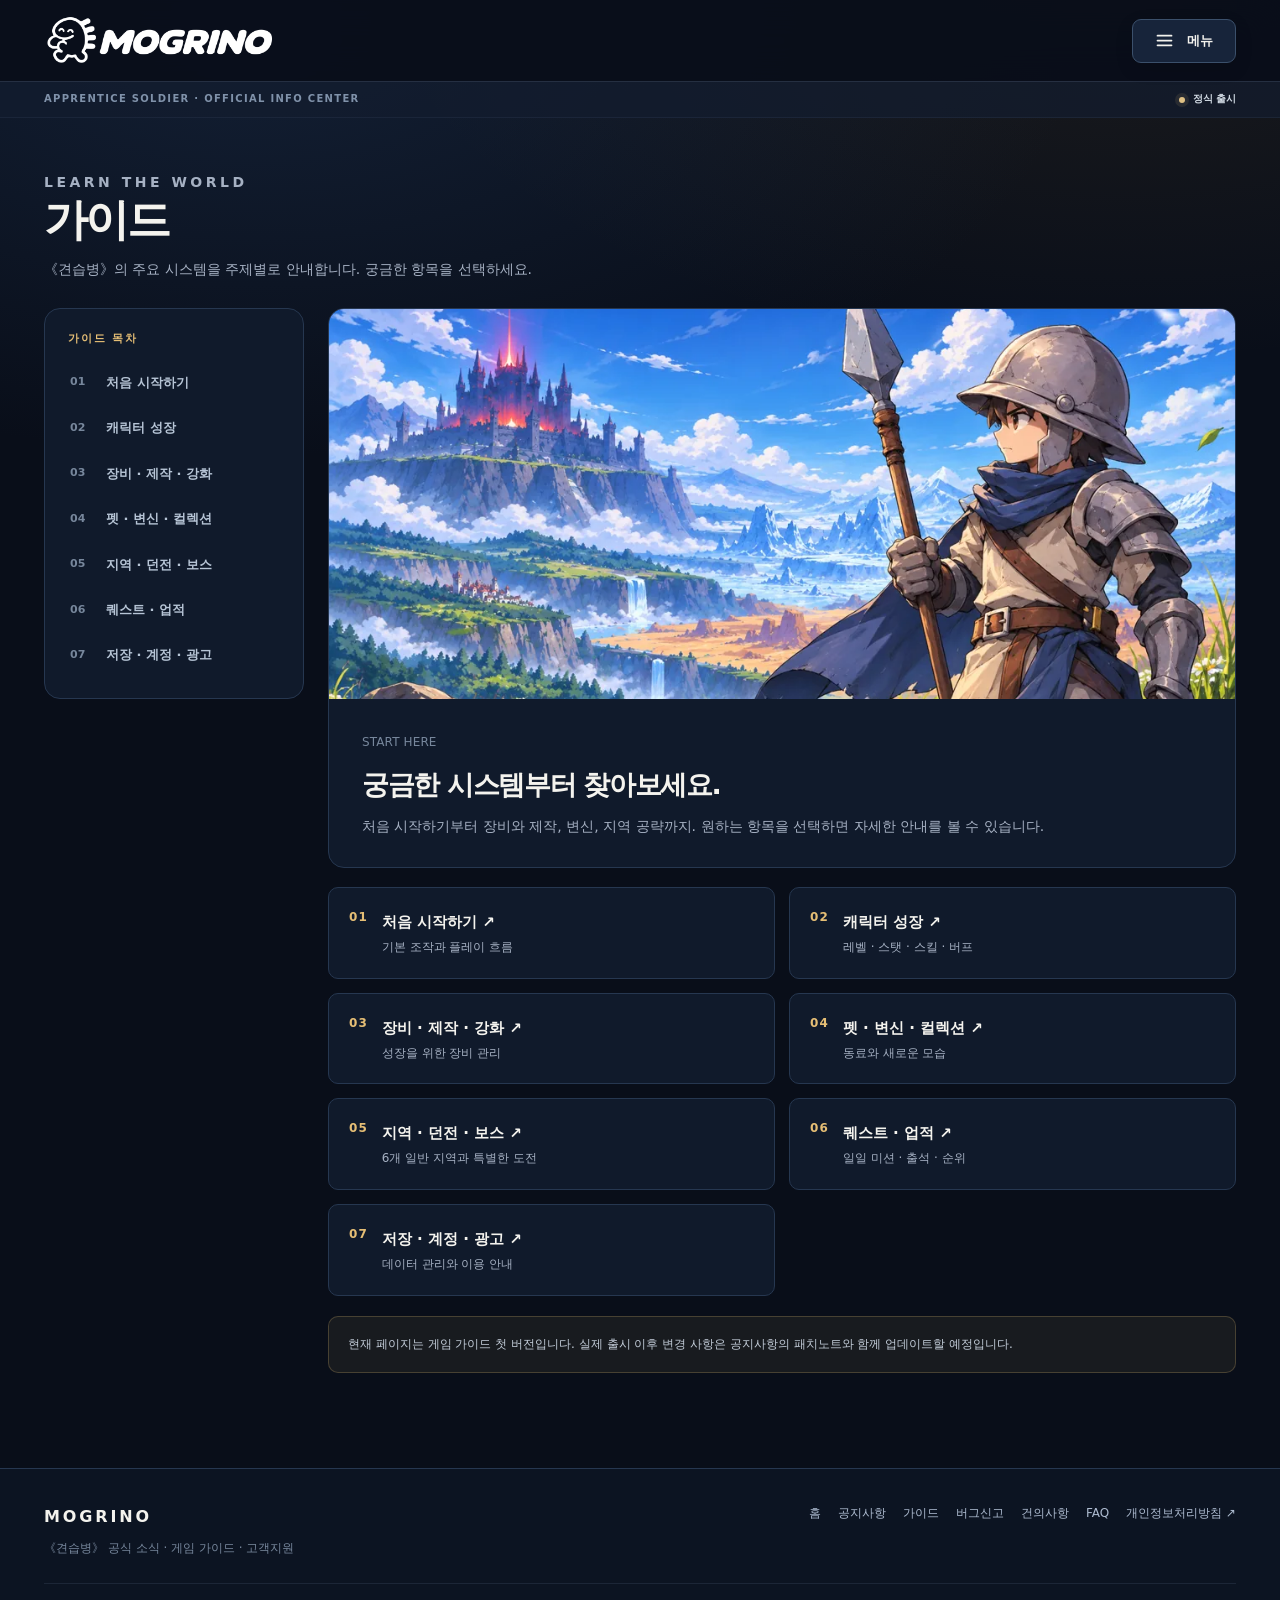
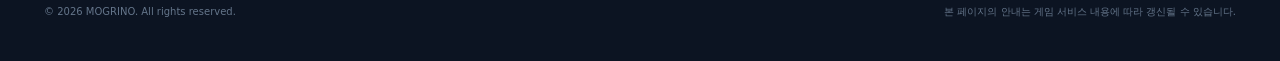
<file: guide/index.html>
<!doctype html>
<html lang="ko">
<head>
  <meta charset="utf-8">
  <meta name="viewport" content="width=device-width, initial-scale=1">
  <meta name="theme-color" content="#090e19">
  <meta name="description" content="《견습병》 시스템 가이드. 캐릭터 성장, 장비 제작, 펫, 변신, 지역과 저장까지.">
  <meta property="og:type" content="website">
  <meta property="og:site_name" content="MOGRINO">
  <meta property="og:title" content="가이드 | MOGRINO">
  <meta property="og:description" content="《견습병》 시스템 가이드. 캐릭터 성장, 장비 제작, 펫, 변신, 지역과 저장까지.">
  <meta property="og:image" content="https://mogrino.github.io/assets/images/apprentice-art.webp">
  <link rel="canonical" href="https://mogrino.github.io/guide/">
  <link rel="icon" type="image/svg+xml" href="../assets/images/favicon.svg">
  <link rel="stylesheet" href="../assets/css/style.css?v=1.2">
  <script src="../assets/js/content.js?v=1.2" defer></script>
  <script src="../assets/js/site.js?v=1.2" defer></script>
  <title>가이드 | MOGRINO</title>
</head>
<body data-page="guide" data-root="../">
  <a class="sr-only" href="#main-content">본문 바로가기</a>
  <header class="site-header">
    <div class="container header-row">
      <a class="brand" href="../index.html" aria-label="MOGRINO 홈으로 이동">
        <img class="brand-logo" src="../assets/images/mogrino-logo.png" alt="MOGRINO" width="800" height="200">
      </a>
      <nav class="nav" id="main-nav" aria-label="전체 메뉴" data-main-nav><a href="../index.html" data-nav="home">홈</a><a href="../news/index.html" data-nav="news">공지사항</a><a href="../guide/index.html" data-nav="guide">가이드</a><a href="../bug/index.html" data-nav="bug">버그신고</a><a href="../suggestions/index.html" data-nav="suggestions">건의사항</a></nav>
      <button class="nav-toggle" type="button" data-nav-toggle aria-expanded="false" aria-controls="main-nav" aria-label="메뉴 열기"><svg class="menu-symbol" aria-hidden="true" viewBox="0 0 24 24" width="22" height="22" fill="none"><path d="M4 6.5h16M4 12h16M4 17.5h16" stroke="currentColor" stroke-width="2" stroke-linecap="round"/></svg><span class="menu-button-label">메뉴</span></button>
    </div>
  </header>
  <div class="header-under"><div class="container"><span>APPRENTICE SOLDIER · OFFICIAL INFO CENTER</span><span class="status"><span class="status-dot"></span><span data-status>정식 출시 준비 중</span></span></div></div>
  <main id="main-content" class="container">
<div class="page-title"><p class="kicker">LEARN THE WORLD</p><h1>가이드</h1><p>《견습병》의 주요 시스템을 주제별로 안내합니다. 궁금한 항목을 선택하세요.</p></div>
<div class="guide-page-grid"><aside id="guide-menu" class="guide-menu" aria-label="게임 가이드 메뉴"></aside><div class="guide-main" id="guide-main"></div></div>
</main>
  <footer class="site-footer"><div class="container">
    <div class="footer-row"><div><p class="footer-brand">MOGRINO</p><p class="footer-text">《견습병》 공식 소식 · 게임 가이드 · 고객지원</p></div>
    <div class="footer-links"><a href="../index.html">홈</a><a href="../news/index.html">공지사항</a><a href="../guide/index.html">가이드</a><a href="../bug/index.html">버그신고</a><a href="../suggestions/index.html">건의사항</a><a href="../support/index.html">FAQ</a><a data-privacy href="https://sites.google.com/view/mogrino-privacy" target="_blank" rel="noopener noreferrer">개인정보처리방침 ↗</a></div></div>
    <div class="footer-bottom"><span>© <span data-year>2026</span> MOGRINO. All rights reserved.</span><span>본 페이지의 안내는 게임 서비스 내용에 따라 갱신될 수 있습니다.</span></div>
  </div></footer>
  <noscript><div style="position:fixed;bottom:0;left:0;right:0;background:#d3ac67;color:#132033;padding:15px;text-align:center;z-index:60">이 홈페이지의 소식과 가이드를 보려면 JavaScript가 필요합니다.</div></noscript>
</body>
</html>
</file>
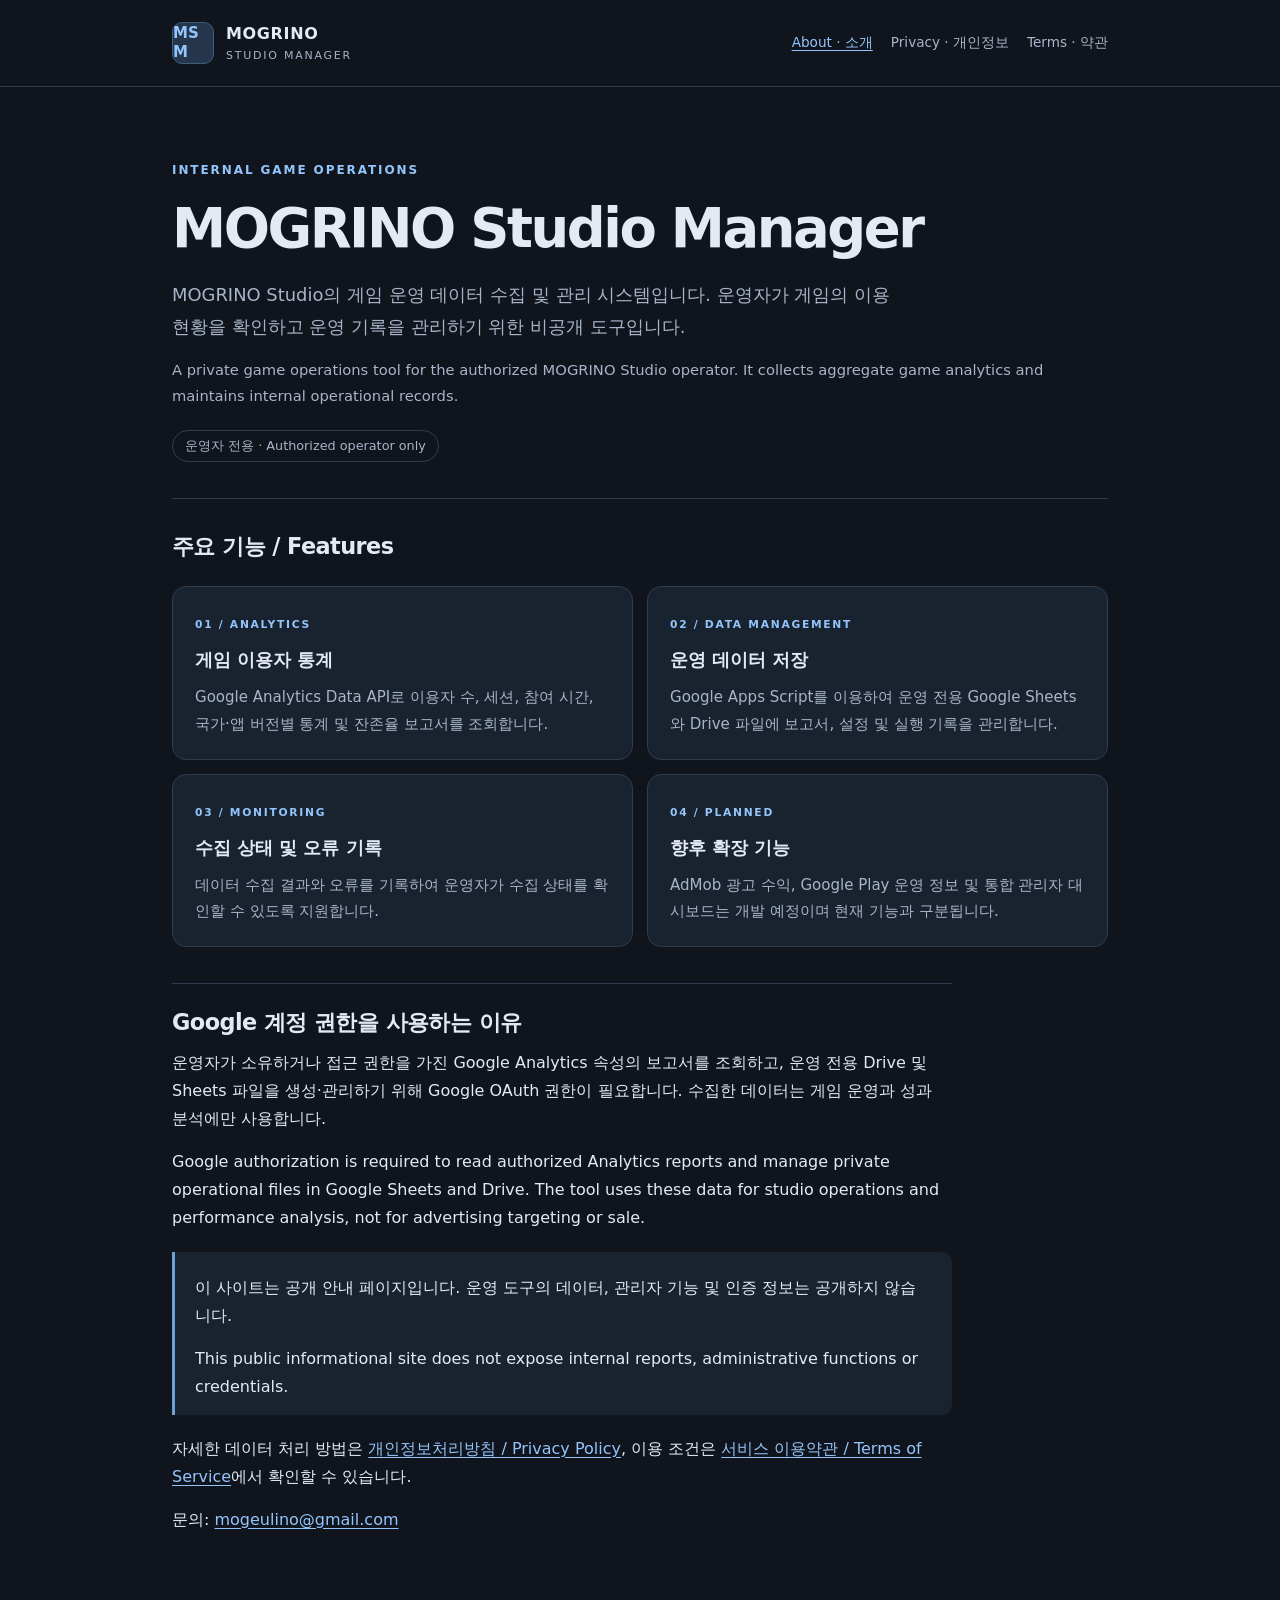
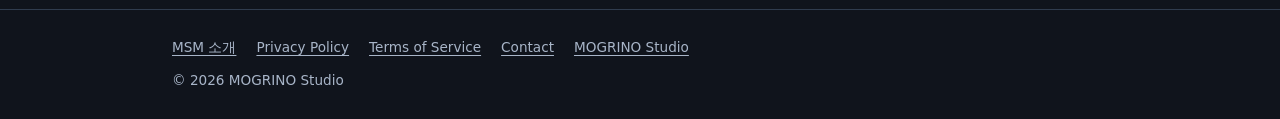
<file: msm/index.html>
<!doctype html>
<html lang="ko"><head><meta charset="utf-8"><meta name="viewport" content="width=device-width, initial-scale=1"><meta name="theme-color" content="#10141c"><meta name="description" content="MOGRINO Studio의 비공개 게임 운영 관리 시스템 소개."><title>소개 / About | MOGRINO Studio Manager</title><link rel="canonical" href="https://mogrino.github.io/msm/"><link rel="stylesheet" href="style.css"></head>
<body><header><div class="wrap head"><a class="brand" href="index.html"><span class="mark" aria-hidden="true">MSM</span><span>MOGRINO<small>STUDIO MANAGER</small></span></a><nav aria-label="주 메뉴"><a href="index.html" aria-current="page">About · 소개</a><a href="privacy.html">Privacy · 개인정보</a><a href="terms.html">Terms · 약관</a></nav></div></header>
<main class="wrap"><section class="hero"><span class="eyebrow">Internal game operations</span><h1>MOGRINO Studio Manager</h1><p class="lead">MOGRINO Studio의 게임 운영 데이터 수집 및 관리 시스템입니다. 운영자가 게임의 이용 현황을 확인하고 운영 기록을 관리하기 위한 비공개 도구입니다.</p><p lang="en" class="muted">A private game operations tool for the authorized MOGRINO Studio operator. It collects aggregate game analytics and maintains internal operational records.</p><span class="label">운영자 전용 · Authorized operator only</span></section>
<h2>주요 기능 / Features</h2><div class="grid"><article class="tile"><span class="eyebrow">01 / Analytics</span><h3>게임 이용자 통계</h3><p>Google Analytics Data API로 이용자 수, 세션, 참여 시간, 국가·앱 버전별 통계 및 잔존율 보고서를 조회합니다.</p></article><article class="tile"><span class="eyebrow">02 / Data management</span><h3>운영 데이터 저장</h3><p>Google Apps Script를 이용하여 운영 전용 Google Sheets와 Drive 파일에 보고서, 설정 및 실행 기록을 관리합니다.</p></article><article class="tile"><span class="eyebrow">03 / Monitoring</span><h3>수집 상태 및 오류 기록</h3><p>데이터 수집 결과와 오류를 기록하여 운영자가 수집 상태를 확인할 수 있도록 지원합니다.</p></article><article class="tile"><span class="eyebrow">04 / Planned</span><h3>향후 확장 기능</h3><p>AdMob 광고 수익, Google Play 운영 정보 및 통합 관리자 대시보드는 개발 예정이며 현재 기능과 구분됩니다.</p></article></div>
<section class="prose"><h2>Google 계정 권한을 사용하는 이유</h2><p>운영자가 소유하거나 접근 권한을 가진 Google Analytics 속성의 보고서를 조회하고, 운영 전용 Drive 및 Sheets 파일을 생성·관리하기 위해 Google OAuth 권한이 필요합니다. 수집한 데이터는 게임 운영과 성과 분석에만 사용합니다.</p><p lang="en">Google authorization is required to read authorized Analytics reports and manage private operational files in Google Sheets and Drive. The tool uses these data for studio operations and performance analysis, not for advertising targeting or sale.</p><div class="note"><p>이 사이트는 공개 안내 페이지입니다. 운영 도구의 데이터, 관리자 기능 및 인증 정보는 공개하지 않습니다.</p><p lang="en">This public informational site does not expose internal reports, administrative functions or credentials.</p></div><p>자세한 데이터 처리 방법은 <a href="privacy.html">개인정보처리방침 / Privacy Policy</a>, 이용 조건은 <a href="terms.html">서비스 이용약관 / Terms of Service</a>에서 확인할 수 있습니다.</p><p>문의: <a href="mailto:mogeulino@gmail.com">mogeulino@gmail.com</a></p></section></main><footer><div class="wrap"><div class="links"><a href="index.html">MSM 소개</a><a href="privacy.html">Privacy Policy</a><a href="terms.html">Terms of Service</a><a href="mailto:mogeulino@gmail.com">Contact</a><a href="https://mogrino.github.io/">MOGRINO Studio</a></div>© 2026 MOGRINO Studio</div></footer></body></html>
</file>
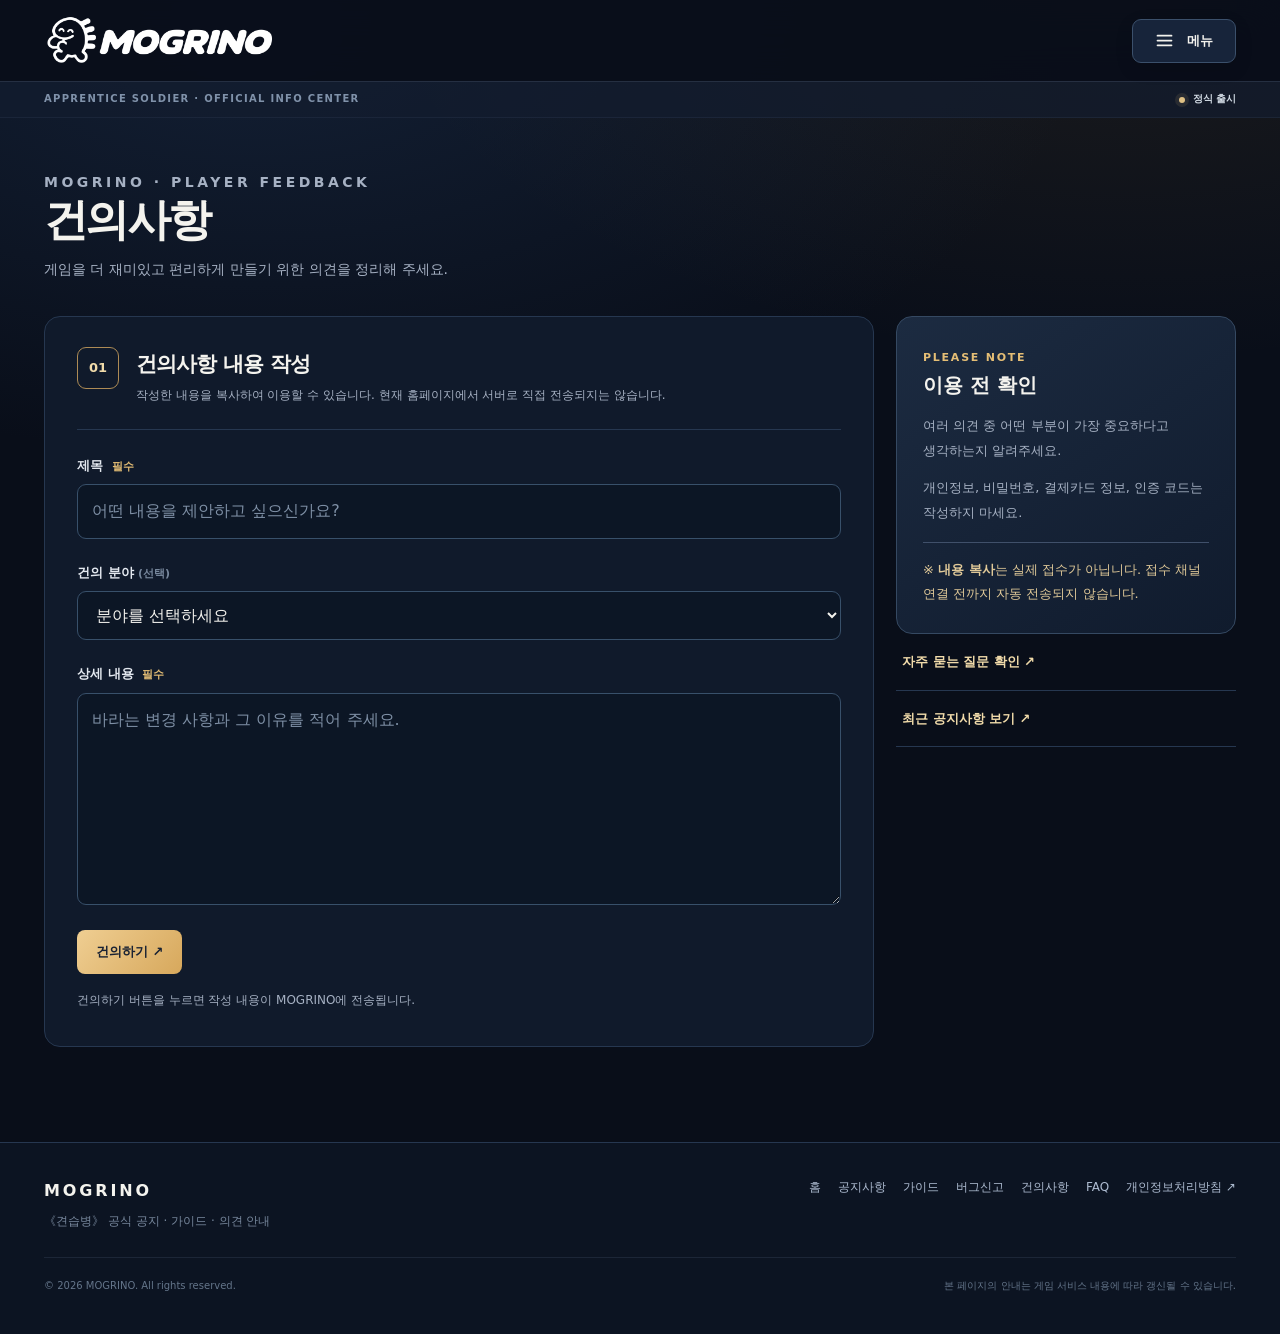
<file: suggestions/index.html>
<!doctype html>
<html lang="ko"><head>
<meta charset="utf-8"><meta name="viewport" content="width=device-width, initial-scale=1"><meta name="theme-color" content="#090e19">
<meta name="description" content="견습병 게임의 개선점과 의견을 작성할 수 있도록 안내합니다."><meta property="og:type" content="website"><meta property="og:site_name" content="MOGRINO"><meta property="og:title" content="건의사항 | MOGRINO"><meta property="og:description" content="견습병 게임의 개선점과 의견을 작성할 수 있도록 안내합니다.">
<link rel="canonical" href="https://mogrino.github.io/suggestions/"><link rel="icon" type="image/svg+xml" href="../assets/images/favicon.svg">
<link rel="stylesheet" href="../assets/css/style.css?v=1.2"><script src="../assets/js/content.js?v=1.2" defer></script><script src="../assets/js/site.js?v=1.2" defer></script>
<title>건의사항 | MOGRINO</title></head>
<body data-page="suggestions" data-root="../">
<a class="sr-only" href="#main-content">본문 바로가기</a>
<header class="site-header"><div class="container header-row"><a class="brand" href="../index.html" aria-label="MOGRINO 홈으로 이동"><img class="brand-logo" src="../assets/images/mogrino-logo.png" alt="MOGRINO" width="800" height="200"></a>
<nav class="nav" id="main-nav" aria-label="전체 메뉴" data-main-nav><a href="../index.html" data-nav="home">홈</a><a href="../news/index.html" data-nav="news">공지사항</a><a href="../guide/index.html" data-nav="guide">가이드</a><a href="../bug/index.html" data-nav="bug">버그신고</a><a href="../suggestions/index.html" data-nav="suggestions">건의사항</a></nav><button class="nav-toggle" type="button" data-nav-toggle aria-expanded="false" aria-controls="main-nav" aria-label="메뉴 열기"><svg class="menu-symbol" aria-hidden="true" viewBox="0 0 24 24" width="22" height="22" fill="none"><path d="M4 6.5h16M4 12h16M4 17.5h16" stroke="currentColor" stroke-width="2" stroke-linecap="round"/></svg><span class="menu-button-label">메뉴</span></button></div></header>
<div class="header-under"><div class="container"><span>APPRENTICE SOLDIER · OFFICIAL INFO CENTER</span><span class="status"><span class="status-dot"></span><span data-status>정식 출시 준비 중</span></span></div></div>
<main id="main-content" class="container">
  <div class="page-title feedback-title"><p class="kicker">MOGRINO · PLAYER FEEDBACK</p><h1>건의사항</h1><p>게임을 더 재미있고 편리하게 만들기 위한 의견을 정리해 주세요.</p></div>
  <div class="feedback-layout">
    <section class="feedback-panel" aria-labelledby="feedback-form-title">
      <div class="form-heading"><span class="form-step">01</span><div><h2 id="feedback-form-title">건의사항 내용 작성</h2><p>작성한 내용을 복사하여 이용할 수 있습니다. 현재 홈페이지에서 서버로 직접 전송되지는 않습니다.</p></div></div>
      <form id="feedback-form" data-feedback-kind="suggestions">
       <div class="form-field"><label for="report-title">제목 <span class="required">필수</span></label><input id="report-title" name="title" placeholder="어떤 내용을 제안하고 싶으신가요?" maxlength="120" required></div>
       <div class="form-field"><label for="report-area">건의 분야 <span class="field-hint">(선택)</span></label><select id="report-area" name="area"><option value="">분야를 선택하세요</option><option>게임 편의성</option><option>전투·밸런스</option><option>장비·제작</option><option>펫·변신</option><option>지역·콘텐츠</option><option>기타</option></select></div>
       <div class="form-field"><label for="report-body">상세 내용 <span class="required">필수</span></label><textarea id="report-body" name="body" placeholder="바라는 변경 사항과 그 이유를 적어 주세요." rows="7" maxlength="5000" required></textarea></div>
       <div class="feedback-buttons"><button class="btn" type="submit">작성 내용 복사 ↗</button><a class="btn btn-outline" id="feedback-email" hidden>이메일로 보내기 ↗</a></div>
       <p id="feedback-message" class="feedback-message" aria-live="polite" role="status">작성한 내용은 이 화면에서 자동 전송되지 않습니다. 공식 문의 채널은 준비 중입니다.</p>
      </form>
    </section>
    <aside class="feedback-aside"><div class="info-box"><span class="panel-eyebrow">PLEASE NOTE</span><h3>이용 전 확인</h3><p>여러 의견 중 어떤 부분이 가장 중요하다고 생각하는지 알려주세요.</p><p>개인정보, 비밀번호, 결제카드 정보, 인증 코드는 작성하지 마세요.</p><p class="important-copy">※ <strong>내용 복사</strong>는 실제 접수가 아닙니다. 접수 채널 연결 전까지 자동 전송되지 않습니다.</p></div><a class="helper-link" href="../support/index.html">자주 묻는 질문 확인 ↗</a><a class="helper-link" href="../news/index.html">최근 공지사항 보기 ↗</a></aside>
  </div>
</main>
<footer class="site-footer"><div class="container"><div class="footer-row"><div><p class="footer-brand">MOGRINO</p><p class="footer-text">《견습병》 공식 공지 · 가이드 · 의견 안내</p></div><div class="footer-links"><a href="../index.html">홈</a><a href="../news/index.html">공지사항</a><a href="../guide/index.html">가이드</a><a href="../bug/index.html">버그신고</a><a href="../suggestions/index.html">건의사항</a><a href="../support/index.html">FAQ</a><a data-privacy href="https://sites.google.com/view/mogrino-privacy" target="_blank" rel="noopener noreferrer">개인정보처리방침 ↗</a></div></div><div class="footer-bottom"><span>© <span data-year>2026</span> MOGRINO. All rights reserved.</span><span>본 페이지의 안내는 게임 서비스 내용에 따라 갱신될 수 있습니다.</span></div></div></footer>
<noscript><div style="padding:12px;background:#e5be75;color:#192233;text-align:center">작성 내용 복사 기능을 사용하려면 JavaScript가 필요합니다.</div></noscript><script defer src="/assets/js/mogrino-suggestion-mail.js?v=20261123-1"></script></body></html>
</file>
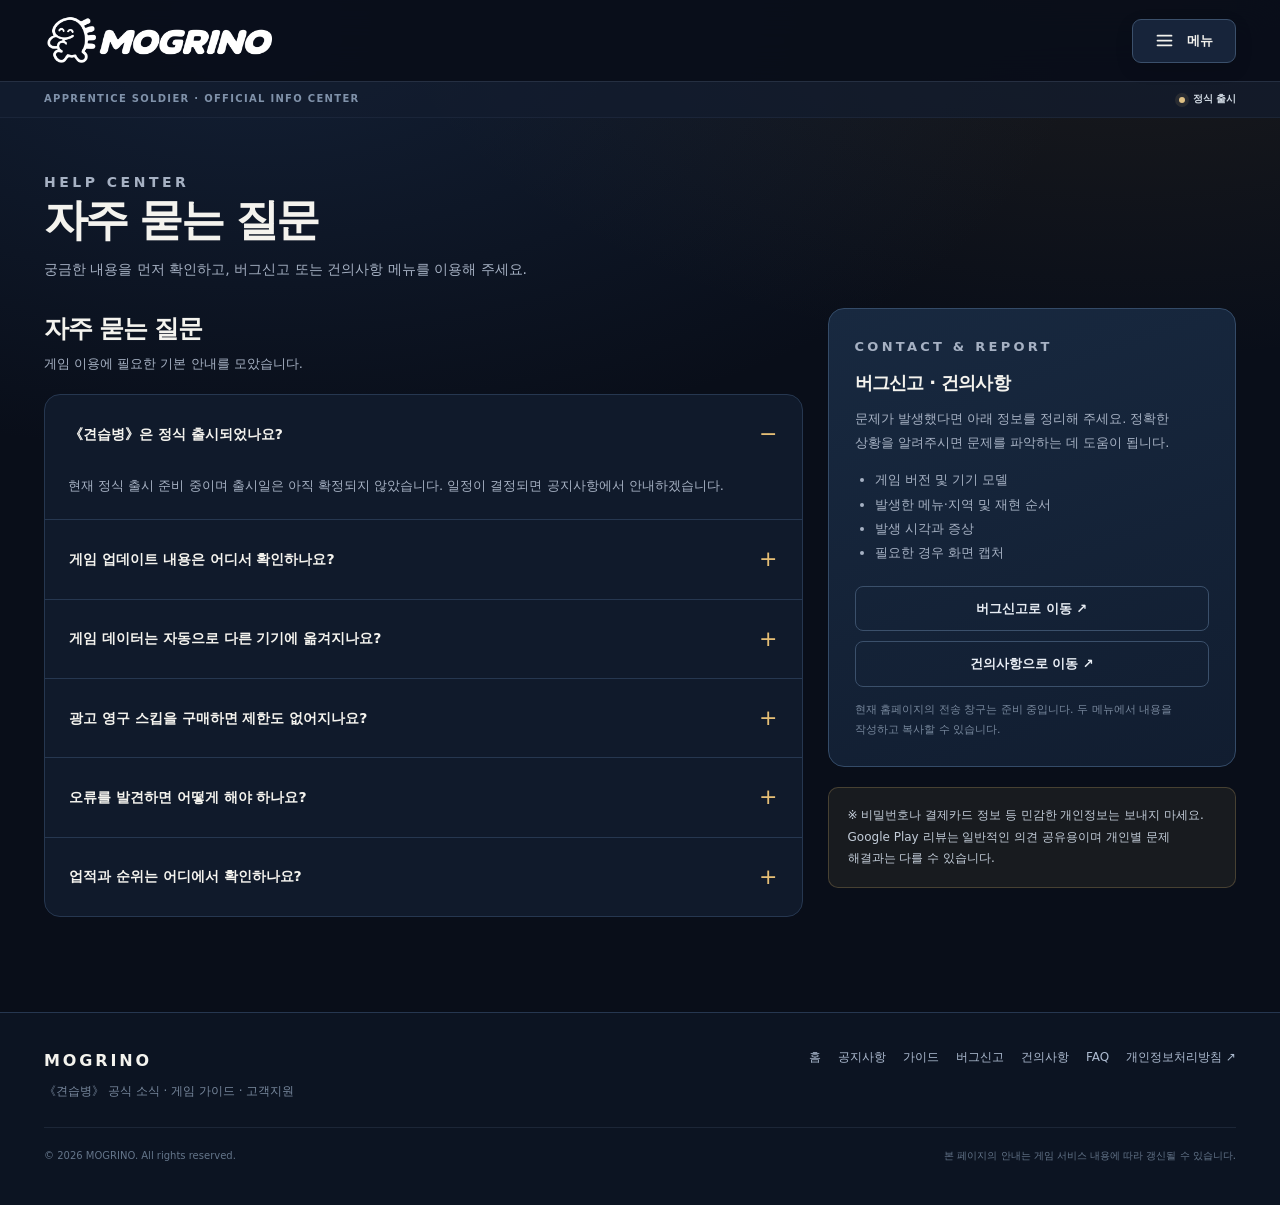
<file: support/index.html>
<!doctype html>
<html lang="ko">
<head>
  <meta charset="utf-8">
  <meta name="viewport" content="width=device-width, initial-scale=1">
  <meta name="theme-color" content="#090e19">
  <meta name="description" content="《견습병》 이용 안내 및 자주 묻는 질문, 오류 신고 방법.">
  <meta property="og:type" content="website">
  <meta property="og:site_name" content="MOGRINO">
  <meta property="og:title" content="자주 묻는 질문 | MOGRINO">
  <meta property="og:description" content="《견습병》 이용 안내 및 자주 묻는 질문, 오류 신고 방법.">
  <meta property="og:image" content="https://mogrino.github.io/assets/images/apprentice-art.webp">
  <link rel="canonical" href="https://mogrino.github.io/support/">
  <link rel="icon" type="image/svg+xml" href="../assets/images/favicon.svg">
  <link rel="stylesheet" href="../assets/css/style.css?v=1.2">
  <script src="../assets/js/content.js?v=1.2" defer></script>
  <script src="../assets/js/site.js?v=1.2" defer></script>
  <title>자주 묻는 질문 | MOGRINO</title>
</head>
<body data-page="support" data-root="../">
  <a class="sr-only" href="#main-content">본문 바로가기</a>
  <header class="site-header">
    <div class="container header-row">
      <a class="brand" href="../index.html" aria-label="MOGRINO 홈으로 이동">
        <img class="brand-logo" src="../assets/images/mogrino-logo.png" alt="MOGRINO" width="800" height="200">
      </a>
      <nav class="nav" id="main-nav" aria-label="전체 메뉴" data-main-nav><a href="../index.html" data-nav="home">홈</a><a href="../news/index.html" data-nav="news">공지사항</a><a href="../guide/index.html" data-nav="guide">가이드</a><a href="../bug/index.html" data-nav="bug">버그신고</a><a href="../suggestions/index.html" data-nav="suggestions">건의사항</a></nav>
      <button class="nav-toggle" type="button" data-nav-toggle aria-expanded="false" aria-controls="main-nav" aria-label="메뉴 열기"><svg class="menu-symbol" aria-hidden="true" viewBox="0 0 24 24" width="22" height="22" fill="none"><path d="M4 6.5h16M4 12h16M4 17.5h16" stroke="currentColor" stroke-width="2" stroke-linecap="round"/></svg><span class="menu-button-label">메뉴</span></button>
    </div>
  </header>
  <div class="header-under"><div class="container"><span>APPRENTICE SOLDIER · OFFICIAL INFO CENTER</span><span class="status"><span class="status-dot"></span><span data-status>정식 출시 준비 중</span></span></div></div>
  <main id="main-content" class="container">
<div class="page-title"><p class="kicker">HELP CENTER</p><h1>자주 묻는 질문</h1><p>궁금한 내용을 먼저 확인하고, 버그신고 또는 건의사항 메뉴를 이용해 주세요.</p></div>
<div class="support-grid"><section><div class="section-top"><div><h2 class="section-title">자주 묻는 질문</h2><p class="section-lead">게임 이용에 필요한 기본 안내를 모았습니다.</p></div></div><div class="faq-wrap" id="support-faq"></div></section>
<aside><div class="support-box"><p class="kicker">CONTACT & REPORT</p><h3>버그신고 · 건의사항</h3><p>문제가 발생했다면 아래 정보를 정리해 주세요. 정확한 상황을 알려주시면 문제를 파악하는 데 도움이 됩니다.</p>
<ul><li>게임 버전 및 기기 모델</li><li>발생한 메뉴·지역 및 재현 순서</li><li>발생 시각과 증상</li><li>필요한 경우 화면 캡처</li></ul>
<a class="btn btn-outline" href="../bug/index.html">버그신고로 이동 ↗</a><a class="btn btn-outline" href="../suggestions/index.html" style="margin-top:10px">건의사항으로 이동 ↗</a>
<p class="helper">현재 홈페이지의 전송 창구는 준비 중입니다. 두 메뉴에서 내용을 작성하고 복사할 수 있습니다.</p>
<a id="support-email" class="btn" style="margin-top:13px" hidden>이메일 문의하기 ↗</a>
</div><div class="notice-note">※ 비밀번호나 결제카드 정보 등 민감한 개인정보는 보내지 마세요. Google Play 리뷰는 일반적인 의견 공유용이며 개인별 문제 해결과는 다를 수 있습니다.</div></aside></div>
</main>
  <footer class="site-footer"><div class="container">
    <div class="footer-row"><div><p class="footer-brand">MOGRINO</p><p class="footer-text">《견습병》 공식 소식 · 게임 가이드 · 고객지원</p></div>
    <div class="footer-links"><a href="../index.html">홈</a><a href="../news/index.html">공지사항</a><a href="../guide/index.html">가이드</a><a href="../bug/index.html">버그신고</a><a href="../suggestions/index.html">건의사항</a><a href="../support/index.html">FAQ</a><a data-privacy href="https://sites.google.com/view/mogrino-privacy" target="_blank" rel="noopener noreferrer">개인정보처리방침 ↗</a></div></div>
    <div class="footer-bottom"><span>© <span data-year>2026</span> MOGRINO. All rights reserved.</span><span>본 페이지의 안내는 게임 서비스 내용에 따라 갱신될 수 있습니다.</span></div>
  </div></footer>
  <noscript><div style="position:fixed;bottom:0;left:0;right:0;background:#d3ac67;color:#132033;padding:15px;text-align:center;z-index:60">이 홈페이지의 소식과 가이드를 보려면 JavaScript가 필요합니다.</div></noscript>
</body>
</html>
</file>
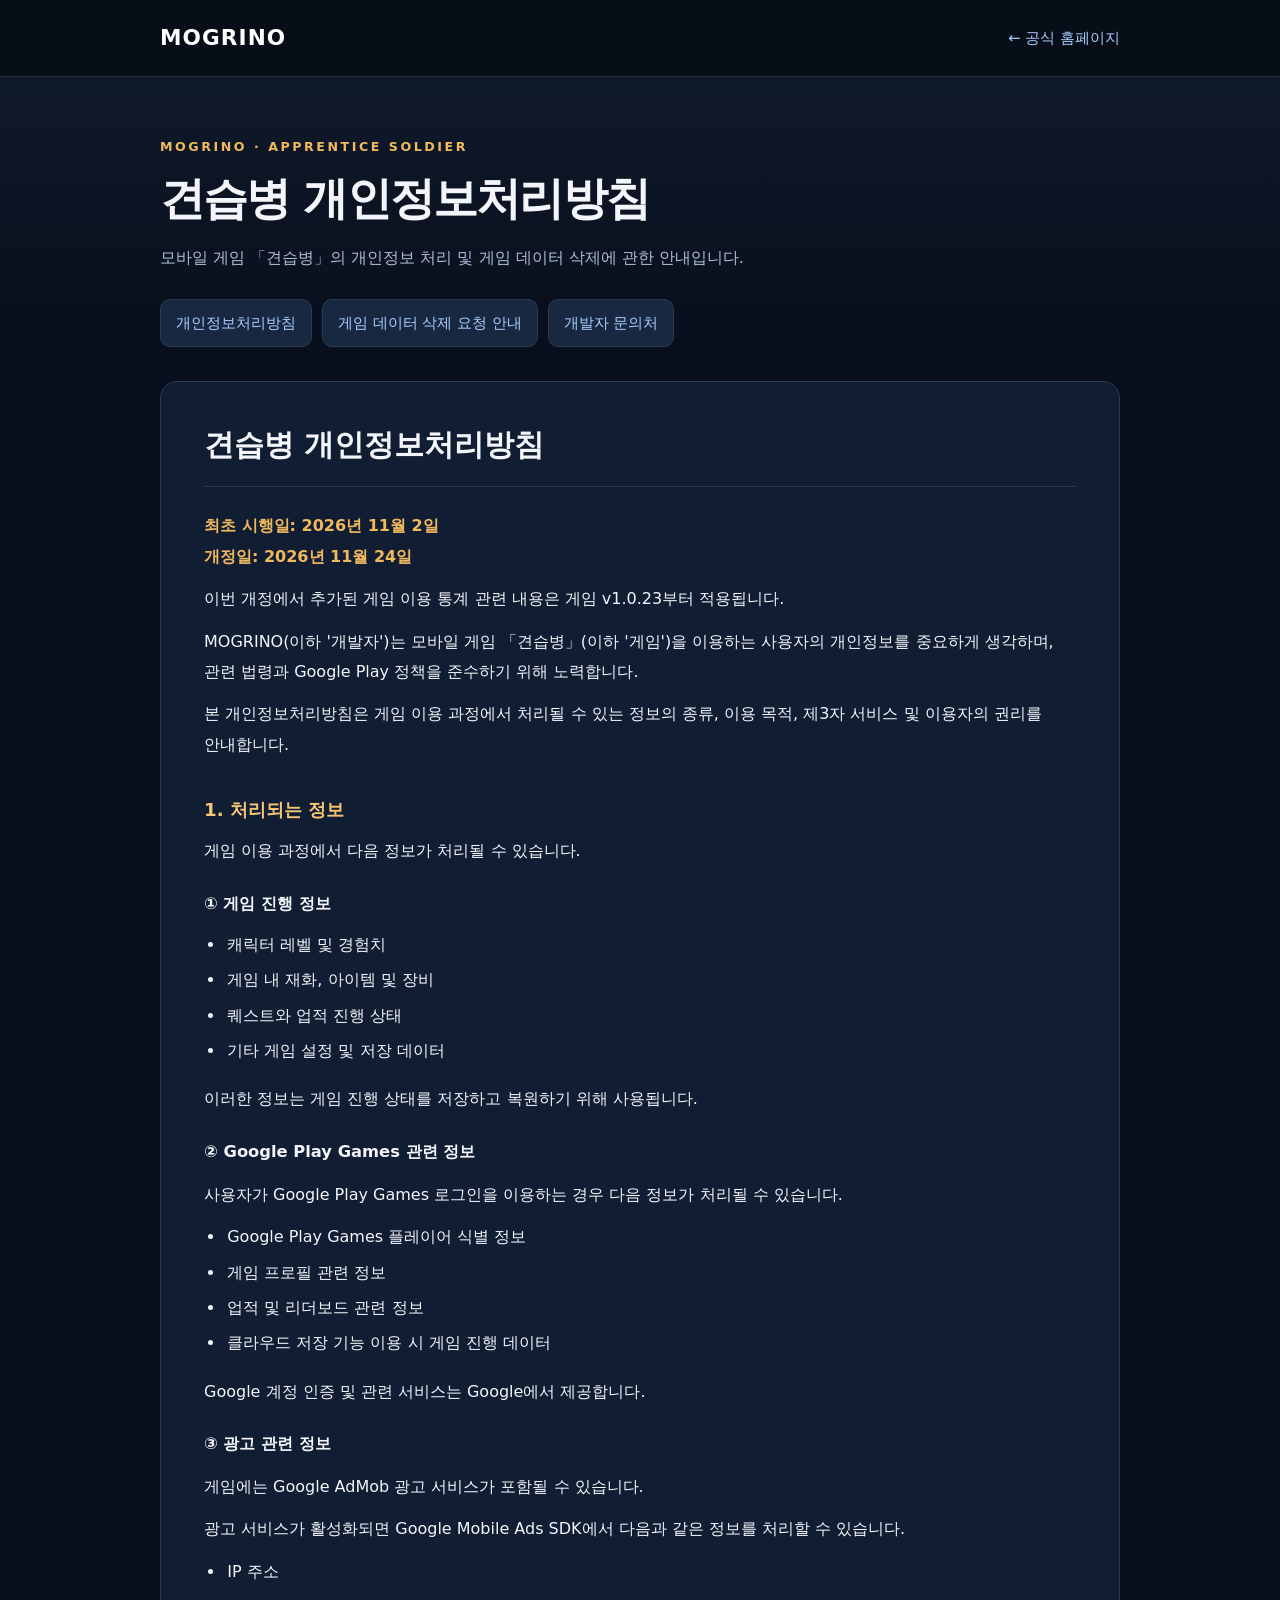
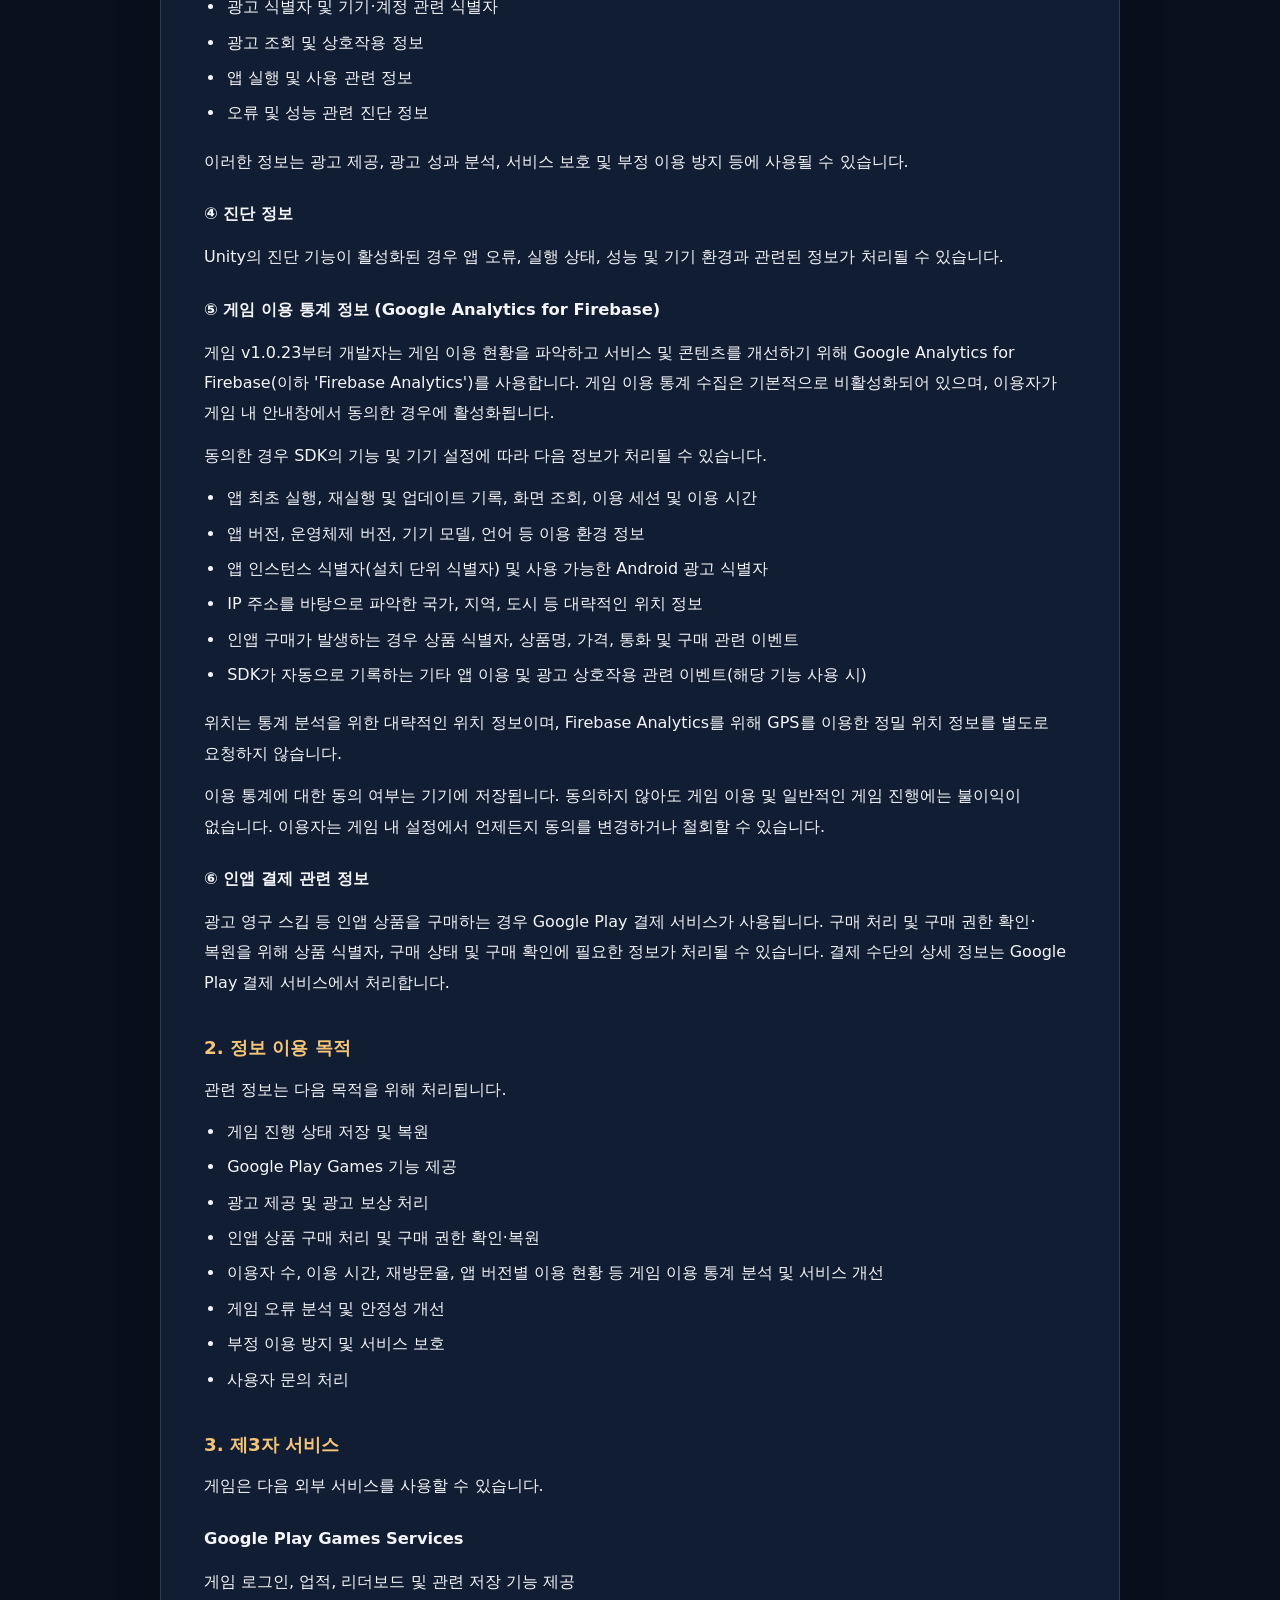
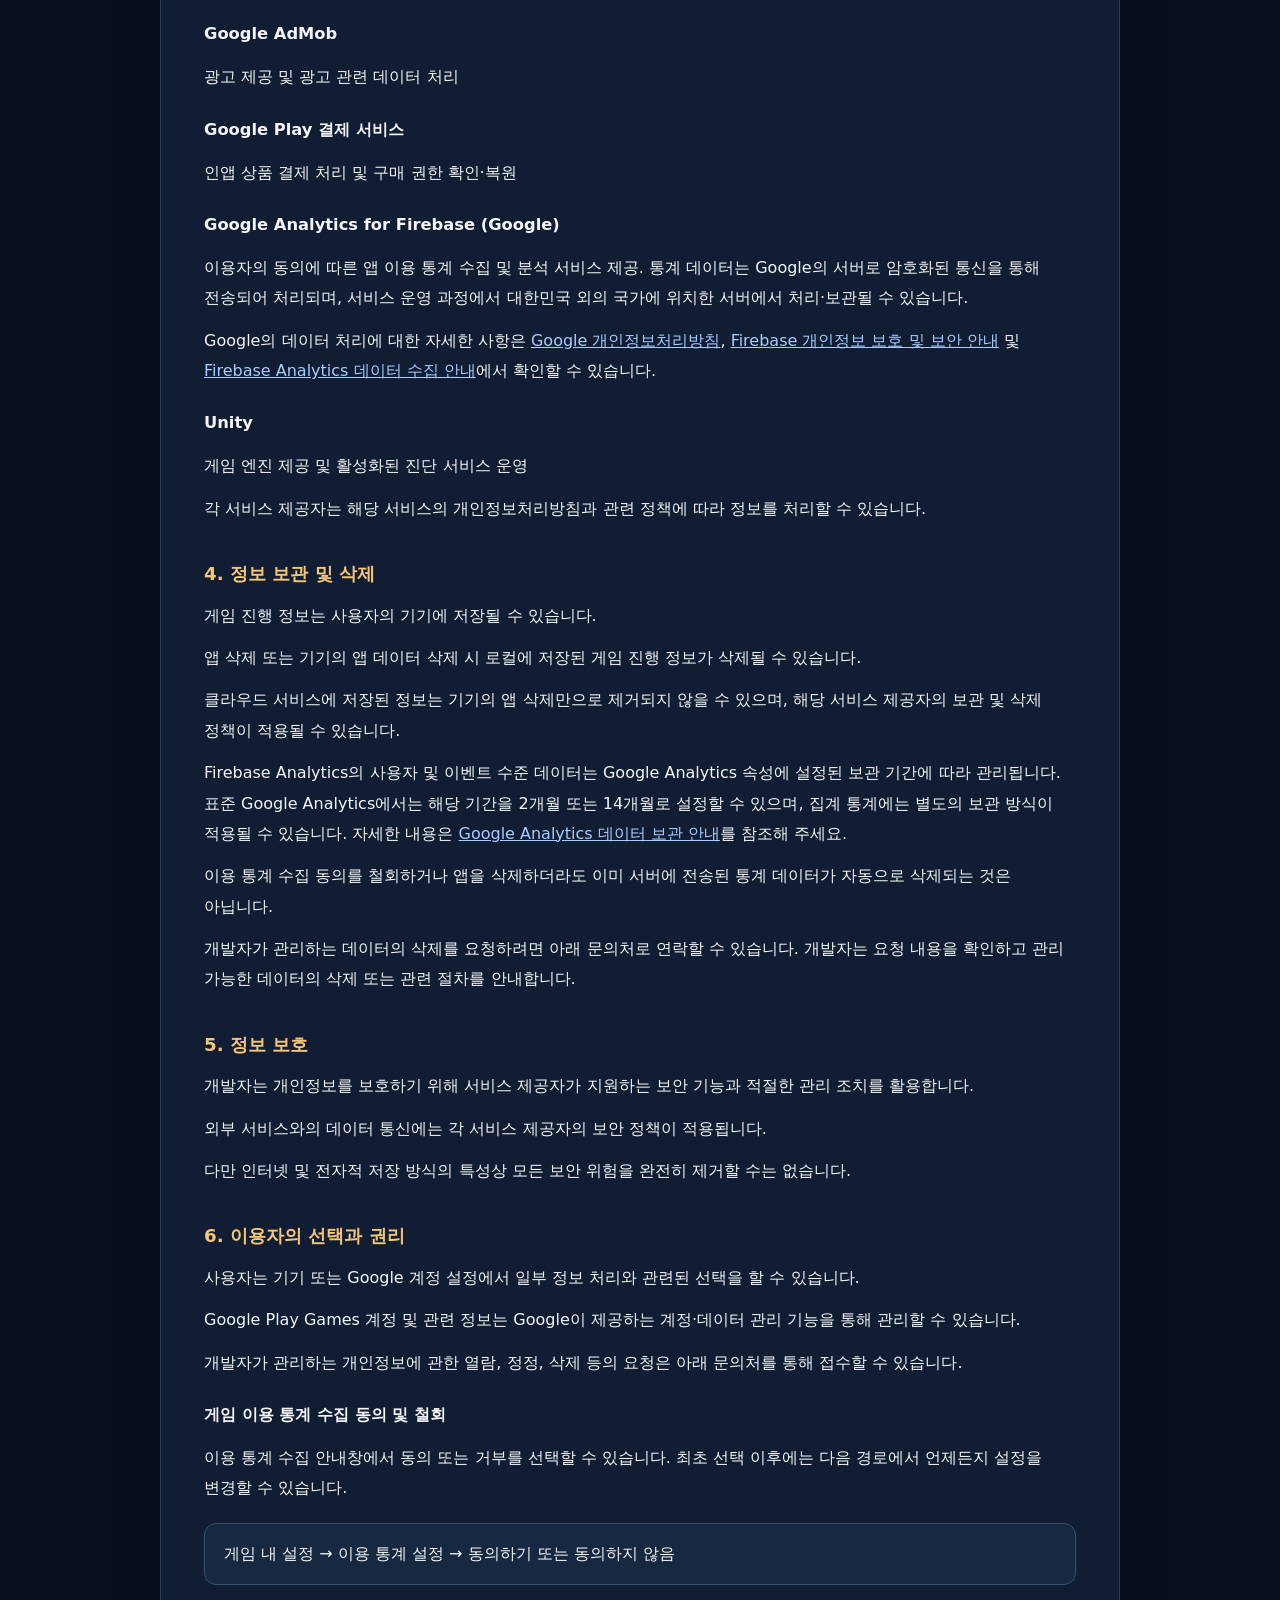
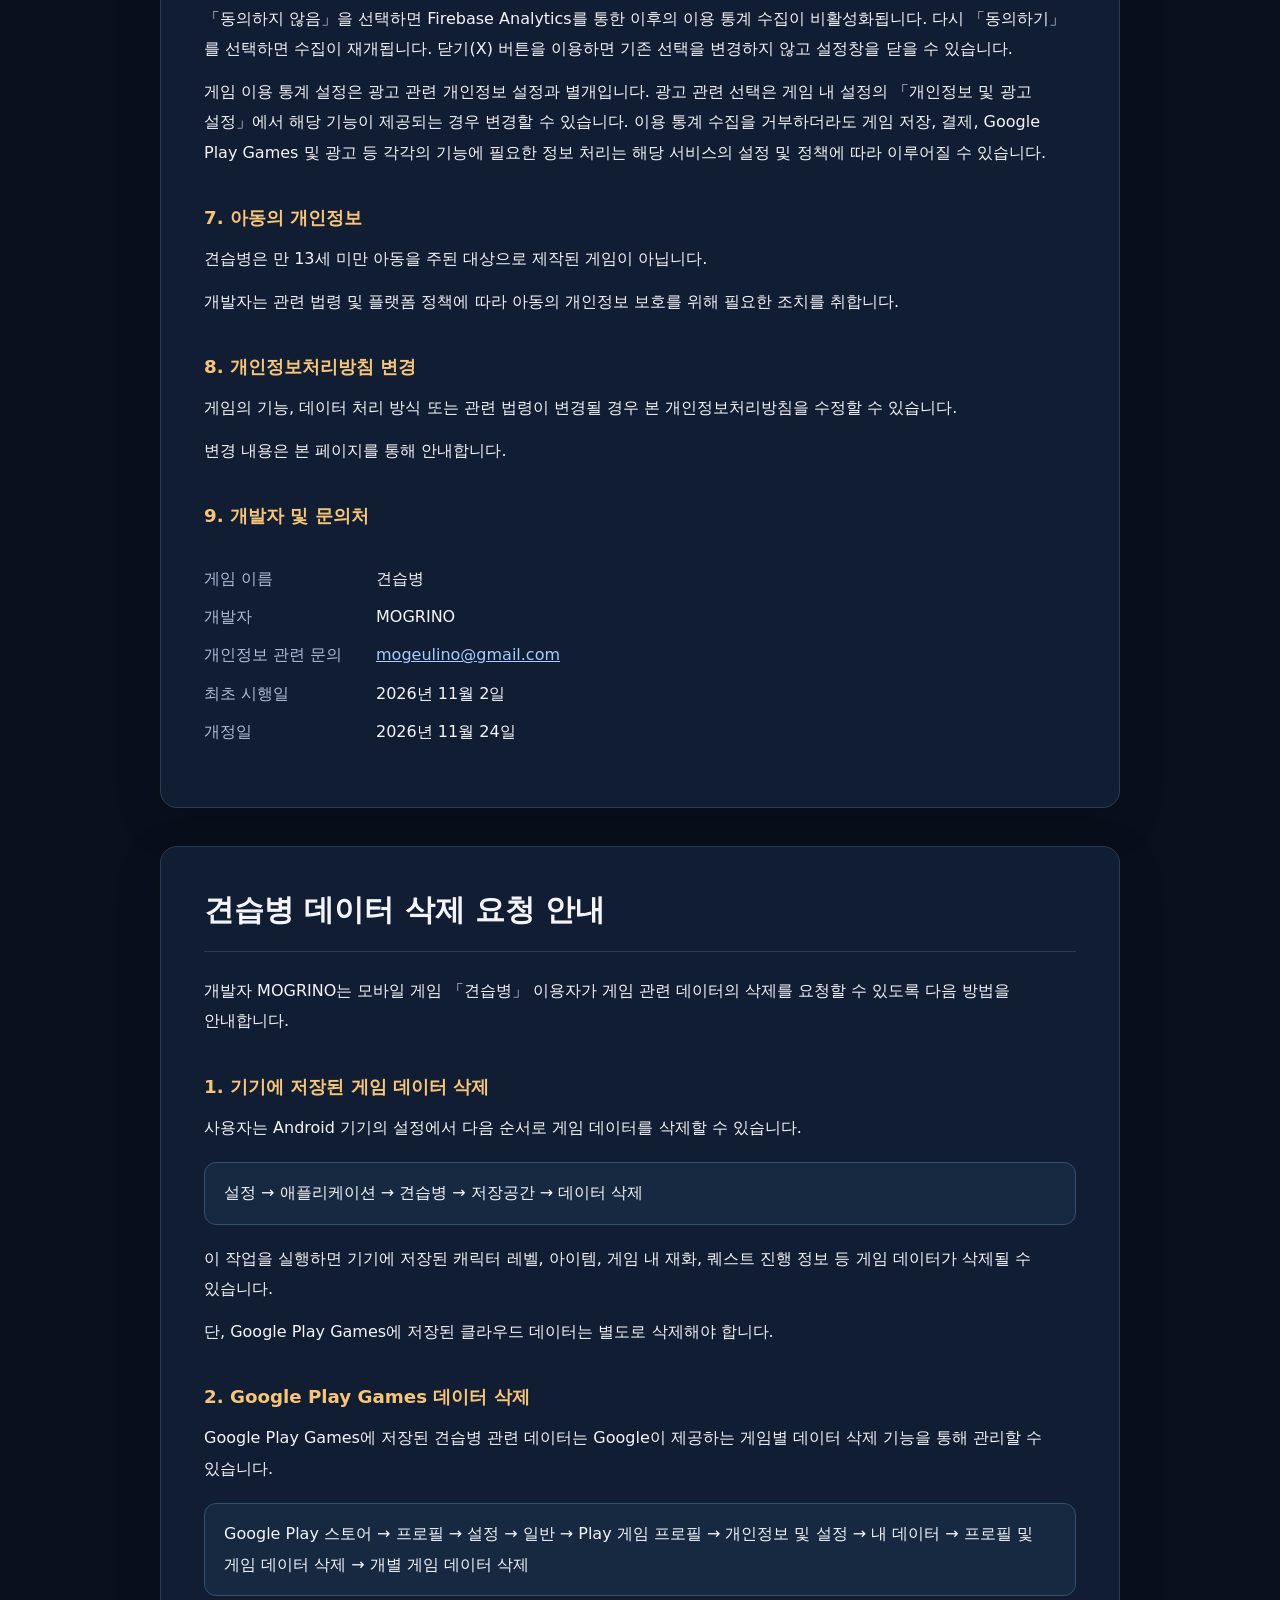
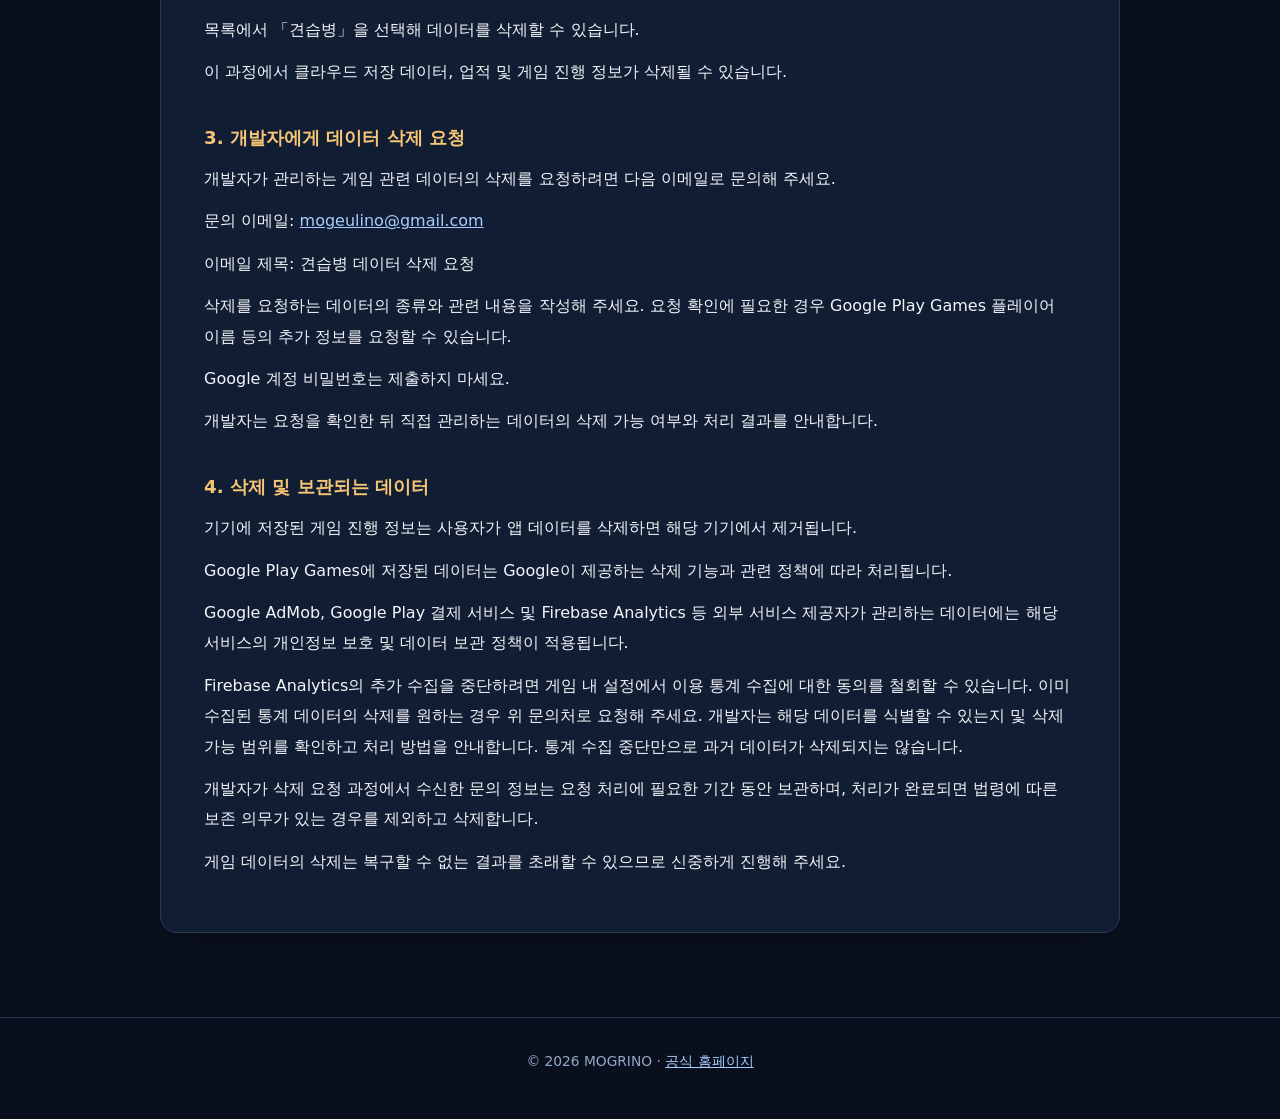
<file: privacy.html>
<!DOCTYPE html>
<html lang="ko">
<head>
  <meta charset="utf-8">
  <meta name="viewport" content="width=device-width, initial-scale=1">
  <meta name="color-scheme" content="dark">
  <meta name="description" content="MOGRINO 모바일 게임 견습병의 개인정보처리방침 및 게임 데이터 삭제 요청 안내입니다.">
  <title>견습병 개인정보처리방침 | MOGRINO</title>
  <style>
    :root{color-scheme:dark;--bg:#090f1c;--panel:#111d32;--panel2:#172840;--line:#2b3b54;--text:#f3f5fa;--muted:#acbdd7;--accent:#f1b95e;--link:#a8ccff}
    *{box-sizing:border-box}
    html{scroll-behavior:smooth}
    body{margin:0;background:linear-gradient(180deg,#111d30 0,#090f1c 320px);color:var(--text);font-family:system-ui,-apple-system,"Apple SD Gothic Neo","Malgun Gothic","Noto Sans KR",sans-serif;line-height:1.9;word-break:keep-all}
    a{color:var(--link)}a:focus-visible{outline:2px solid var(--accent);outline-offset:4px}
    .topbar{background:#080e18;border-bottom:1px solid #233047}
    .topinner{width:min(100% - 36px,960px);margin:auto;display:flex;align-items:center;justify-content:space-between;gap:18px;min-height:76px}
    .brand{font-size:1.35rem;letter-spacing:.05em;font-weight:900;color:#fff;text-decoration:none;white-space:nowrap}
    .back{font-size:.93rem;text-decoration:none;white-space:nowrap}
    main{width:min(100% - 36px,960px);margin:58px auto 84px}
    .eyebrow{color:var(--accent);letter-spacing:.20em;font-size:.79rem;font-weight:800;margin:0 0 10px}
    h1{font-size:clamp(2rem,4vw,2.8rem);line-height:1.33;margin:0 0 14px;letter-spacing:-.04em}
    .subtitle{color:var(--muted);margin:0 0 26px}
    .jump{display:flex;flex-wrap:wrap;gap:10px;margin:24px 0 34px}
    .jump a{background:var(--panel2);border:1px solid var(--line);border-radius:10px;padding:9px 15px;text-decoration:none;font-size:.92rem}
    .box{background:var(--panel);border:1px solid var(--line);border-radius:17px;padding:clamp(22px,4vw,43px);margin:26px 0 38px;box-shadow:0 14px 50px #0002}
    h2{font-size:1.85rem;line-height:1.4;margin:0 0 24px;padding-bottom:20px;border-bottom:1px solid var(--line)}
    h3{font-size:1.14rem;line-height:1.5;color:#f6c576;margin:36px 0 13px}
    h4{font-size:1.02rem;margin:22px 0 10px}
    p{margin:12px 0}ul{padding-left:1.3em;margin:9px 0 18px}li{padding-left:.15em;margin:5px 0}
    .date{font-weight:700;color:var(--accent)}
    .callout{background:#172941;border:1px solid #35516d;border-radius:12px;padding:15px 19px;margin:19px 0}
    .detail{display:grid;grid-template-columns:155px 1fr;gap:8px 17px;padding:18px 0 0}
    .detail dt{color:var(--muted)}.detail dd{margin:0}
    footer{border-top:1px solid #25344d;color:#94a8c7;text-align:center;padding:30px 16px 45px;font-size:.86rem}
    @media(max-width:600px){main{margin-top:34px}.topinner{min-height:65px}.brand{font-size:1.16rem}.box{margin-top:18px}.detail{grid-template-columns:1fr;gap:3px}.detail dd{margin-bottom:12px}}
    @media print{body{background:white;color:#171717}.topbar,.jump,footer{display:none}.box{box-shadow:none;border:1px solid #aaa}h3,.date{color:#503b14}main{width:100%;margin:0}}
  </style>
</head>
<body>
  <header class="topbar">
    <div class="topinner">
      <a class="brand" href="https://mogrino.github.io/" aria-label="MOGRINO 홈페이지">MOGRINO</a>
      <a class="back" href="https://mogrino.github.io/">← 공식 홈페이지</a>
    </div>
  </header>

  <main>
    <p class="eyebrow">MOGRINO · APPRENTICE SOLDIER</p>
    <h1>견습병 개인정보처리방침</h1>
    <p class="subtitle">모바일 게임 「견습병」의 개인정보 처리 및 게임 데이터 삭제에 관한 안내입니다.</p>
    <nav class="jump" aria-label="페이지 목차">
      <a href="#privacy">개인정보처리방침</a>
      <a href="#data-deletion">게임 데이터 삭제 요청 안내</a>
      <a href="#contact">개발자 문의처</a>
    </nav>

    <article class="box" id="privacy">
      <h2>견습병 개인정보처리방침</h2>
      <p class="date">최초 시행일: 2026년 11월 2일<br>개정일: 2026년 11월 24일</p>
      <p>이번 개정에서 추가된 게임 이용 통계 관련 내용은 게임 v1.0.23부터 적용됩니다.</p>
      <p>MOGRINO(이하 '개발자')는 모바일 게임 「견습병」(이하 '게임')을 이용하는 사용자의 개인정보를 중요하게 생각하며, 관련 법령과 Google Play 정책을 준수하기 위해 노력합니다.</p>
      <p>본 개인정보처리방침은 게임 이용 과정에서 처리될 수 있는 정보의 종류, 이용 목적, 제3자 서비스 및 이용자의 권리를 안내합니다.</p>

      <h3>1. 처리되는 정보</h3>
      <p>게임 이용 과정에서 다음 정보가 처리될 수 있습니다.</p>
      <h4>① 게임 진행 정보</h4>
      <ul>
        <li>캐릭터 레벨 및 경험치</li>
        <li>게임 내 재화, 아이템 및 장비</li>
        <li>퀘스트와 업적 진행 상태</li>
        <li>기타 게임 설정 및 저장 데이터</li>
      </ul>
      <p>이러한 정보는 게임 진행 상태를 저장하고 복원하기 위해 사용됩니다.</p>

      <h4>② Google Play Games 관련 정보</h4>
      <p>사용자가 Google Play Games 로그인을 이용하는 경우 다음 정보가 처리될 수 있습니다.</p>
      <ul>
        <li>Google Play Games 플레이어 식별 정보</li>
        <li>게임 프로필 관련 정보</li>
        <li>업적 및 리더보드 관련 정보</li>
        <li>클라우드 저장 기능 이용 시 게임 진행 데이터</li>
      </ul>
      <p>Google 계정 인증 및 관련 서비스는 Google에서 제공합니다.</p>

      <h4>③ 광고 관련 정보</h4>
      <p>게임에는 Google AdMob 광고 서비스가 포함될 수 있습니다.</p>
      <p>광고 서비스가 활성화되면 Google Mobile Ads SDK에서 다음과 같은 정보를 처리할 수 있습니다.</p>
      <ul>
        <li>IP 주소</li>
        <li>광고 식별자 및 기기·계정 관련 식별자</li>
        <li>광고 조회 및 상호작용 정보</li>
        <li>앱 실행 및 사용 관련 정보</li>
        <li>오류 및 성능 관련 진단 정보</li>
      </ul>
      <p>이러한 정보는 광고 제공, 광고 성과 분석, 서비스 보호 및 부정 이용 방지 등에 사용될 수 있습니다.</p>

      <h4>④ 진단 정보</h4>
      <p>Unity의 진단 기능이 활성화된 경우 앱 오류, 실행 상태, 성능 및 기기 환경과 관련된 정보가 처리될 수 있습니다.</p>

      <h4>⑤ 게임 이용 통계 정보 (Google Analytics for Firebase)</h4>
      <p>게임 v1.0.23부터 개발자는 게임 이용 현황을 파악하고 서비스 및 콘텐츠를 개선하기 위해 Google Analytics for Firebase(이하 'Firebase Analytics')를 사용합니다. 게임 이용 통계 수집은 기본적으로 비활성화되어 있으며, 이용자가 게임 내 안내창에서 동의한 경우에 활성화됩니다.</p>
      <p>동의한 경우 SDK의 기능 및 기기 설정에 따라 다음 정보가 처리될 수 있습니다.</p>
      <ul>
        <li>앱 최초 실행, 재실행 및 업데이트 기록, 화면 조회, 이용 세션 및 이용 시간</li>
        <li>앱 버전, 운영체제 버전, 기기 모델, 언어 등 이용 환경 정보</li>
        <li>앱 인스턴스 식별자(설치 단위 식별자) 및 사용 가능한 Android 광고 식별자</li>
        <li>IP 주소를 바탕으로 파악한 국가, 지역, 도시 등 대략적인 위치 정보</li>
        <li>인앱 구매가 발생하는 경우 상품 식별자, 상품명, 가격, 통화 및 구매 관련 이벤트</li>
        <li>SDK가 자동으로 기록하는 기타 앱 이용 및 광고 상호작용 관련 이벤트(해당 기능 사용 시)</li>
      </ul>
      <p>위치는 통계 분석을 위한 대략적인 위치 정보이며, Firebase Analytics를 위해 GPS를 이용한 정밀 위치 정보를 별도로 요청하지 않습니다.</p>
      <p>이용 통계에 대한 동의 여부는 기기에 저장됩니다. 동의하지 않아도 게임 이용 및 일반적인 게임 진행에는 불이익이 없습니다. 이용자는 게임 내 설정에서 언제든지 동의를 변경하거나 철회할 수 있습니다.</p>

      <h4>⑥ 인앱 결제 관련 정보</h4>
      <p>광고 영구 스킵 등 인앱 상품을 구매하는 경우 Google Play 결제 서비스가 사용됩니다. 구매 처리 및 구매 권한 확인·복원을 위해 상품 식별자, 구매 상태 및 구매 확인에 필요한 정보가 처리될 수 있습니다. 결제 수단의 상세 정보는 Google Play 결제 서비스에서 처리합니다.</p>

      <h3>2. 정보 이용 목적</h3>
      <p>관련 정보는 다음 목적을 위해 처리됩니다.</p>
      <ul>
        <li>게임 진행 상태 저장 및 복원</li>
        <li>Google Play Games 기능 제공</li>
        <li>광고 제공 및 광고 보상 처리</li>
        <li>인앱 상품 구매 처리 및 구매 권한 확인·복원</li>
        <li>이용자 수, 이용 시간, 재방문율, 앱 버전별 이용 현황 등 게임 이용 통계 분석 및 서비스 개선</li>
        <li>게임 오류 분석 및 안정성 개선</li>
        <li>부정 이용 방지 및 서비스 보호</li>
        <li>사용자 문의 처리</li>
      </ul>

      <h3>3. 제3자 서비스</h3>
      <p>게임은 다음 외부 서비스를 사용할 수 있습니다.</p>
      <h4>Google Play Games Services</h4>
      <p>게임 로그인, 업적, 리더보드 및 관련 저장 기능 제공</p>
      <h4>Google AdMob</h4>
      <p>광고 제공 및 광고 관련 데이터 처리</p>
      <h4>Google Play 결제 서비스</h4>
      <p>인앱 상품 결제 처리 및 구매 권한 확인·복원</p>
      <h4>Google Analytics for Firebase (Google)</h4>
      <p>이용자의 동의에 따른 앱 이용 통계 수집 및 분석 서비스 제공. 통계 데이터는 Google의 서버로 암호화된 통신을 통해 전송되어 처리되며, 서비스 운영 과정에서 대한민국 외의 국가에 위치한 서버에서 처리·보관될 수 있습니다.</p>
      <p>Google의 데이터 처리에 대한 자세한 사항은 <a href="https://policies.google.com/privacy?hl=ko">Google 개인정보처리방침</a>, <a href="https://firebase.google.com/support/privacy?hl=ko">Firebase 개인정보 보호 및 보안 안내</a> 및 <a href="https://support.google.com/analytics/answer/11582702?hl=ko">Firebase Analytics 데이터 수집 안내</a>에서 확인할 수 있습니다.</p>
      <h4>Unity</h4>
      <p>게임 엔진 제공 및 활성화된 진단 서비스 운영</p>
      <p>각 서비스 제공자는 해당 서비스의 개인정보처리방침과 관련 정책에 따라 정보를 처리할 수 있습니다.</p>

      <h3>4. 정보 보관 및 삭제</h3>
      <p>게임 진행 정보는 사용자의 기기에 저장될 수 있습니다.</p>
      <p>앱 삭제 또는 기기의 앱 데이터 삭제 시 로컬에 저장된 게임 진행 정보가 삭제될 수 있습니다.</p>
      <p>클라우드 서비스에 저장된 정보는 기기의 앱 삭제만으로 제거되지 않을 수 있으며, 해당 서비스 제공자의 보관 및 삭제 정책이 적용될 수 있습니다.</p>
      <p>Firebase Analytics의 사용자 및 이벤트 수준 데이터는 Google Analytics 속성에 설정된 보관 기간에 따라 관리됩니다. 표준 Google Analytics에서는 해당 기간을 2개월 또는 14개월로 설정할 수 있으며, 집계 통계에는 별도의 보관 방식이 적용될 수 있습니다. 자세한 내용은 <a href="https://support.google.com/analytics/answer/7667196?hl=ko">Google Analytics 데이터 보관 안내</a>를 참조해 주세요.</p>
      <p>이용 통계 수집 동의를 철회하거나 앱을 삭제하더라도 이미 서버에 전송된 통계 데이터가 자동으로 삭제되는 것은 아닙니다.</p>
      <p>개발자가 관리하는 데이터의 삭제를 요청하려면 아래 문의처로 연락할 수 있습니다. 개발자는 요청 내용을 확인하고 관리 가능한 데이터의 삭제 또는 관련 절차를 안내합니다.</p>

      <h3>5. 정보 보호</h3>
      <p>개발자는 개인정보를 보호하기 위해 서비스 제공자가 지원하는 보안 기능과 적절한 관리 조치를 활용합니다.</p>
      <p>외부 서비스와의 데이터 통신에는 각 서비스 제공자의 보안 정책이 적용됩니다.</p>
      <p>다만 인터넷 및 전자적 저장 방식의 특성상 모든 보안 위험을 완전히 제거할 수는 없습니다.</p>

      <h3>6. 이용자의 선택과 권리</h3>
      <p>사용자는 기기 또는 Google 계정 설정에서 일부 정보 처리와 관련된 선택을 할 수 있습니다.</p>
      <p>Google Play Games 계정 및 관련 정보는 Google이 제공하는 계정·데이터 관리 기능을 통해 관리할 수 있습니다.</p>
      <p>개발자가 관리하는 개인정보에 관한 열람, 정정, 삭제 등의 요청은 아래 문의처를 통해 접수할 수 있습니다.</p>

      <h4>게임 이용 통계 수집 동의 및 철회</h4>
      <p>이용 통계 수집 안내창에서 동의 또는 거부를 선택할 수 있습니다. 최초 선택 이후에는 다음 경로에서 언제든지 설정을 변경할 수 있습니다.</p>
      <div class="callout">게임 내 설정 → 이용 통계 설정 → 동의하기 또는 동의하지 않음</div>
      <p>「동의하지 않음」을 선택하면 Firebase Analytics를 통한 이후의 이용 통계 수집이 비활성화됩니다. 다시 「동의하기」를 선택하면 수집이 재개됩니다. 닫기(X) 버튼을 이용하면 기존 선택을 변경하지 않고 설정창을 닫을 수 있습니다.</p>
      <p>게임 이용 통계 설정은 광고 관련 개인정보 설정과 별개입니다. 광고 관련 선택은 게임 내 설정의 「개인정보 및 광고 설정」에서 해당 기능이 제공되는 경우 변경할 수 있습니다. 이용 통계 수집을 거부하더라도 게임 저장, 결제, Google Play Games 및 광고 등 각각의 기능에 필요한 정보 처리는 해당 서비스의 설정 및 정책에 따라 이루어질 수 있습니다.</p>

      <h3>7. 아동의 개인정보</h3>
      <p>견습병은 만 13세 미만 아동을 주된 대상으로 제작된 게임이 아닙니다.</p>
      <p>개발자는 관련 법령 및 플랫폼 정책에 따라 아동의 개인정보 보호를 위해 필요한 조치를 취합니다.</p>

      <h3>8. 개인정보처리방침 변경</h3>
      <p>게임의 기능, 데이터 처리 방식 또는 관련 법령이 변경될 경우 본 개인정보처리방침을 수정할 수 있습니다.</p>
      <p>변경 내용은 본 페이지를 통해 안내합니다.</p>

      <h3>9. 개발자 및 문의처</h3>
      <dl class="detail" id="contact">
        <dt>게임 이름</dt><dd>견습병</dd>
        <dt>개발자</dt><dd>MOGRINO</dd>
        <dt>개인정보 관련 문의</dt><dd><a href="mailto:mogeulino@gmail.com">mogeulino@gmail.com</a></dd>
        <dt>최초 시행일</dt><dd>2026년 11월 2일</dd>
        <dt>개정일</dt><dd>2026년 11월 24일</dd>
      </dl>
    </article>

    <article class="box" id="data-deletion">
      <h2>견습병 데이터 삭제 요청 안내</h2>
      <p>개발자 MOGRINO는 모바일 게임 「견습병」 이용자가 게임 관련 데이터의 삭제를 요청할 수 있도록 다음 방법을 안내합니다.</p>

      <h3>1. 기기에 저장된 게임 데이터 삭제</h3>
      <p>사용자는 Android 기기의 설정에서 다음 순서로 게임 데이터를 삭제할 수 있습니다.</p>
      <div class="callout">설정 → 애플리케이션 → 견습병 → 저장공간 → 데이터 삭제</div>
      <p>이 작업을 실행하면 기기에 저장된 캐릭터 레벨, 아이템, 게임 내 재화, 퀘스트 진행 정보 등 게임 데이터가 삭제될 수 있습니다.</p>
      <p>단, Google Play Games에 저장된 클라우드 데이터는 별도로 삭제해야 합니다.</p>

      <h3>2. Google Play Games 데이터 삭제</h3>
      <p>Google Play Games에 저장된 견습병 관련 데이터는 Google이 제공하는 게임별 데이터 삭제 기능을 통해 관리할 수 있습니다.</p>
      <div class="callout">Google Play 스토어 → 프로필 → 설정 → 일반 → Play 게임 프로필 → 개인정보 및 설정 → 내 데이터 → 프로필 및 게임 데이터 삭제 → 개별 게임 데이터 삭제</div>
      <p>목록에서 「견습병」을 선택해 데이터를 삭제할 수 있습니다.</p>
      <p>이 과정에서 클라우드 저장 데이터, 업적 및 게임 진행 정보가 삭제될 수 있습니다.</p>

      <h3>3. 개발자에게 데이터 삭제 요청</h3>
      <p>개발자가 관리하는 게임 관련 데이터의 삭제를 요청하려면 다음 이메일로 문의해 주세요.</p>
      <p>문의 이메일: <a href="mailto:mogeulino@gmail.com?subject=%EA%B2%AC%EC%8A%B5%EB%B3%91%20%EB%8D%B0%EC%9D%B4%ED%84%B0%20%EC%82%AD%EC%A0%9C%20%EC%9A%94%EC%B2%AD">mogeulino@gmail.com</a></p>
      <p>이메일 제목: 견습병 데이터 삭제 요청</p>
      <p>삭제를 요청하는 데이터의 종류와 관련 내용을 작성해 주세요. 요청 확인에 필요한 경우 Google Play Games 플레이어 이름 등의 추가 정보를 요청할 수 있습니다.</p>
      <p>Google 계정 비밀번호는 제출하지 마세요.</p>
      <p>개발자는 요청을 확인한 뒤 직접 관리하는 데이터의 삭제 가능 여부와 처리 결과를 안내합니다.</p>

      <h3>4. 삭제 및 보관되는 데이터</h3>
      <p>기기에 저장된 게임 진행 정보는 사용자가 앱 데이터를 삭제하면 해당 기기에서 제거됩니다.</p>
      <p>Google Play Games에 저장된 데이터는 Google이 제공하는 삭제 기능과 관련 정책에 따라 처리됩니다.</p>
      <p>Google AdMob, Google Play 결제 서비스 및 Firebase Analytics 등 외부 서비스 제공자가 관리하는 데이터에는 해당 서비스의 개인정보 보호 및 데이터 보관 정책이 적용됩니다.</p>
      <p>Firebase Analytics의 추가 수집을 중단하려면 게임 내 설정에서 이용 통계 수집에 대한 동의를 철회할 수 있습니다. 이미 수집된 통계 데이터의 삭제를 원하는 경우 위 문의처로 요청해 주세요. 개발자는 해당 데이터를 식별할 수 있는지 및 삭제 가능 범위를 확인하고 처리 방법을 안내합니다. 통계 수집 중단만으로 과거 데이터가 삭제되지는 않습니다.</p>
      <p>개발자가 삭제 요청 과정에서 수신한 문의 정보는 요청 처리에 필요한 기간 동안 보관하며, 처리가 완료되면 법령에 따른 보존 의무가 있는 경우를 제외하고 삭제합니다.</p>
      <p>게임 데이터의 삭제는 복구할 수 없는 결과를 초래할 수 있으므로 신중하게 진행해 주세요.</p>
    </article>
  </main>
  <footer>© 2026 MOGRINO · <a href="https://mogrino.github.io/">공식 홈페이지</a></footer>
</body>
</html>
</file>
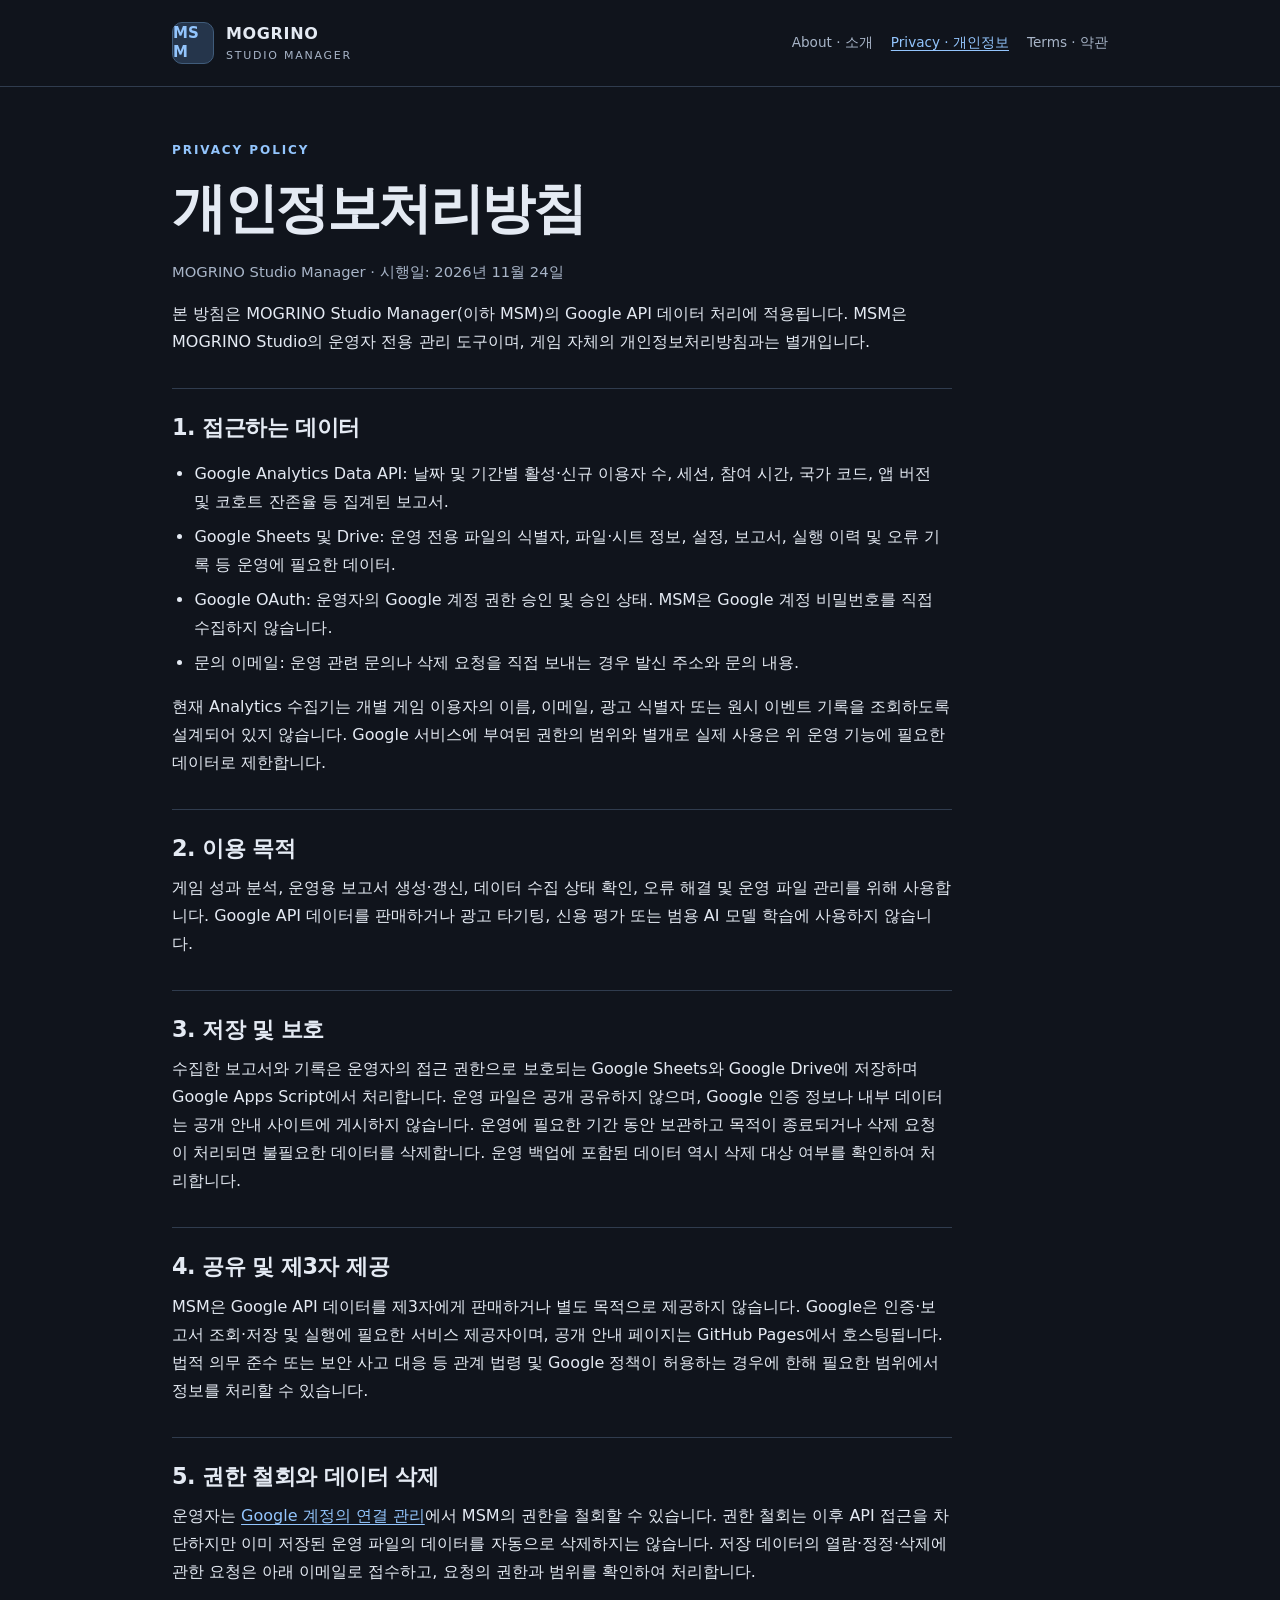
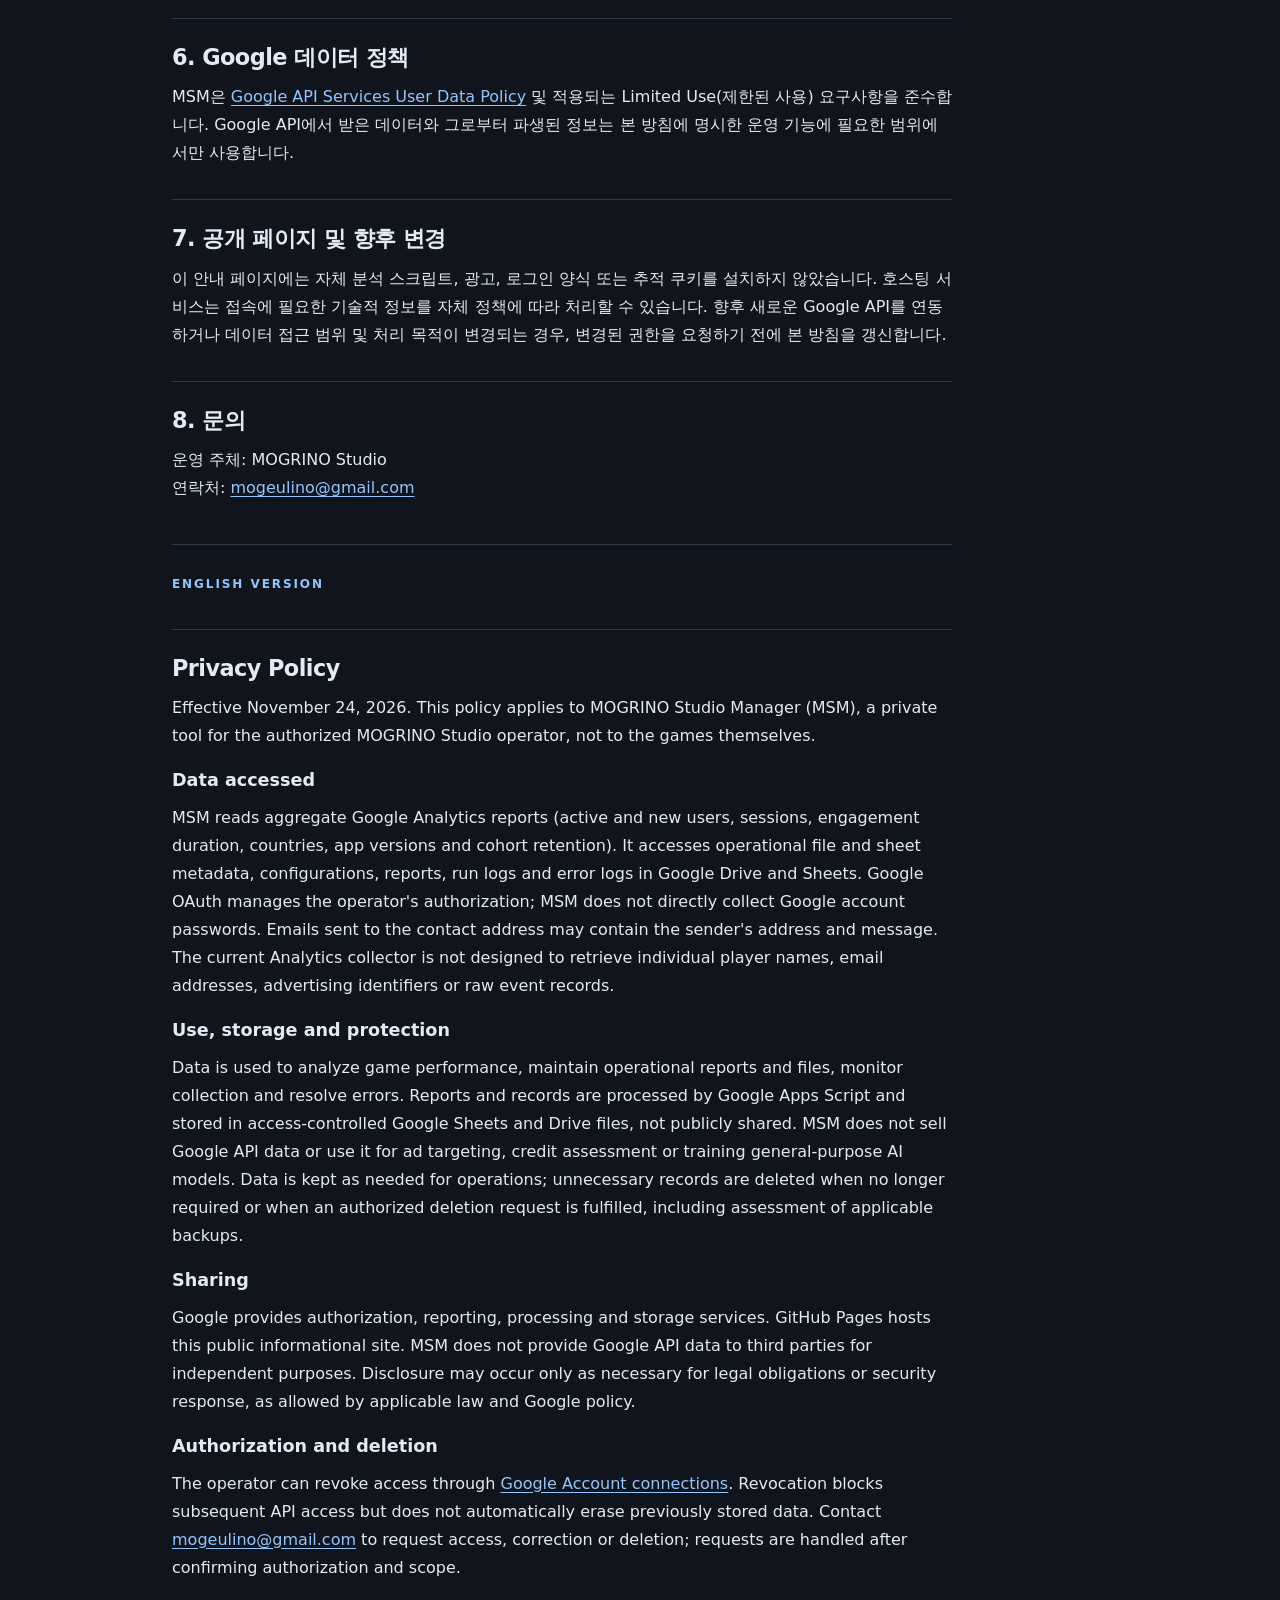
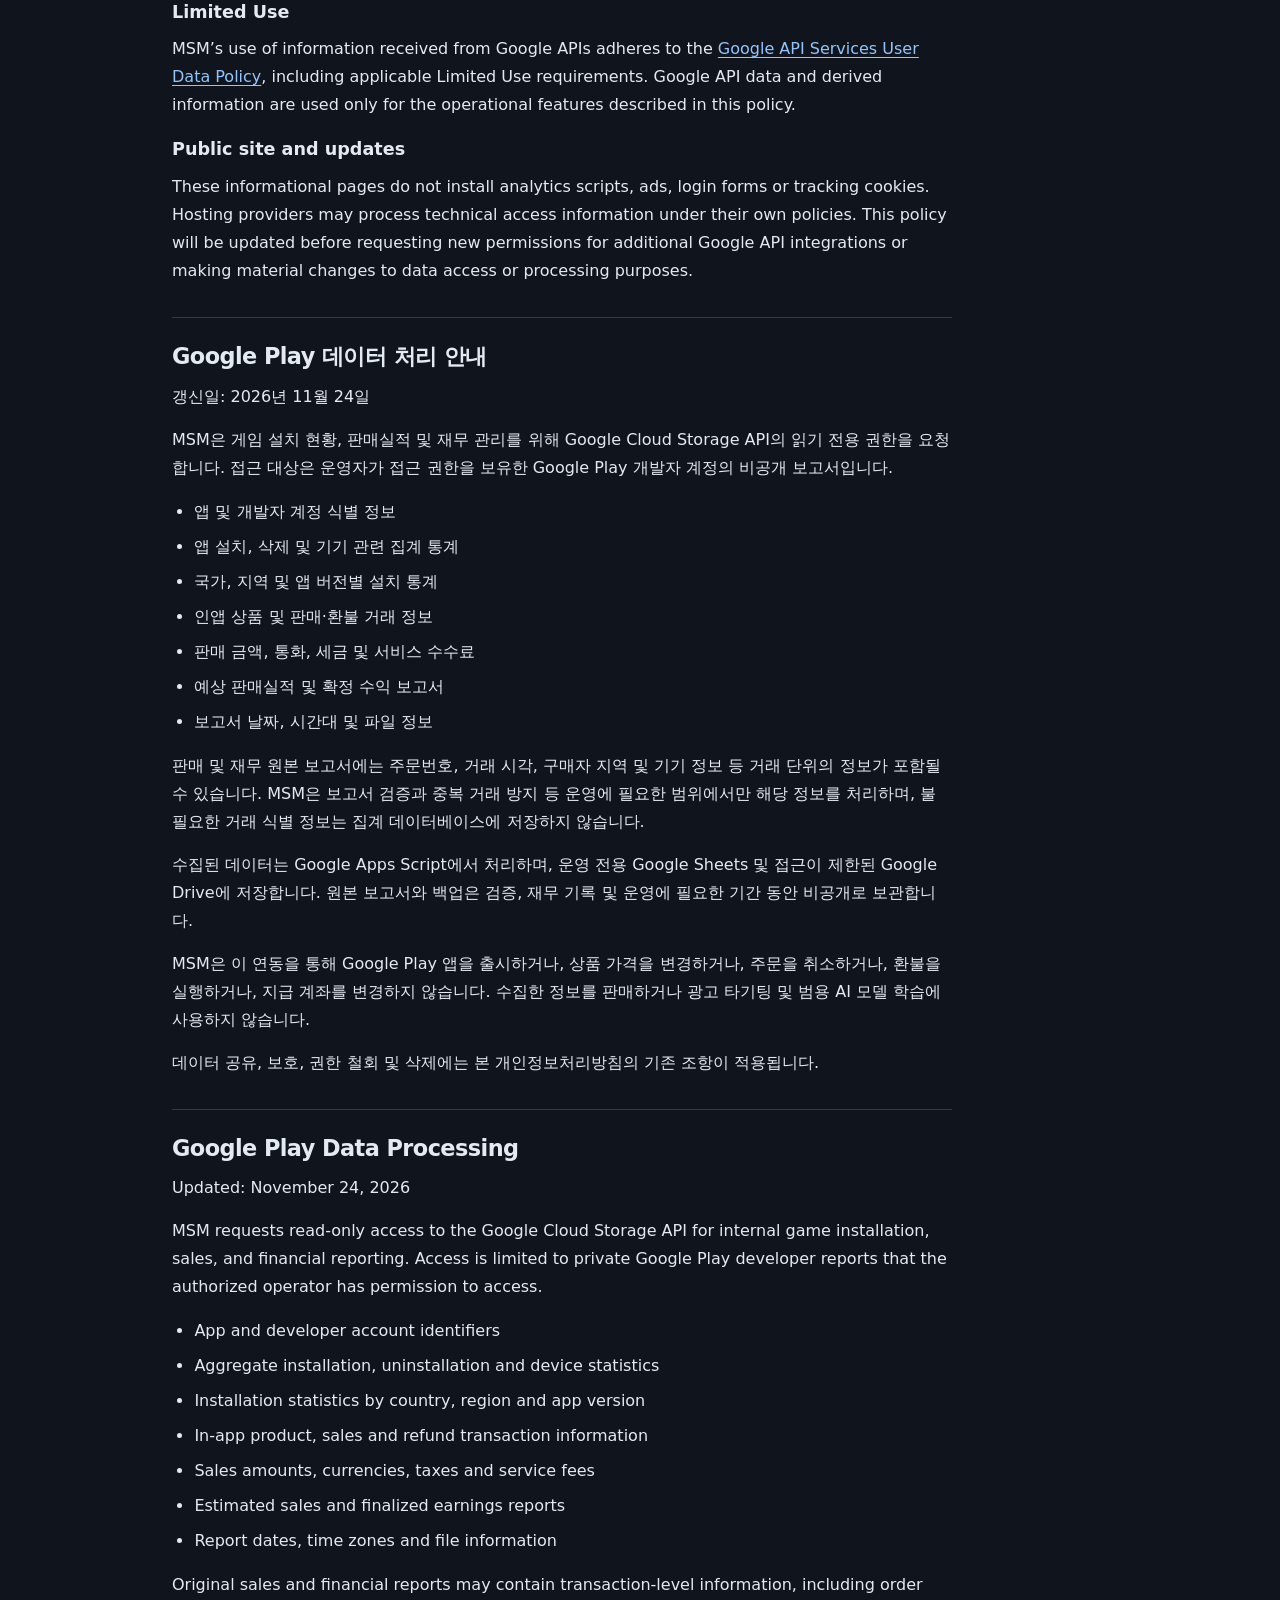
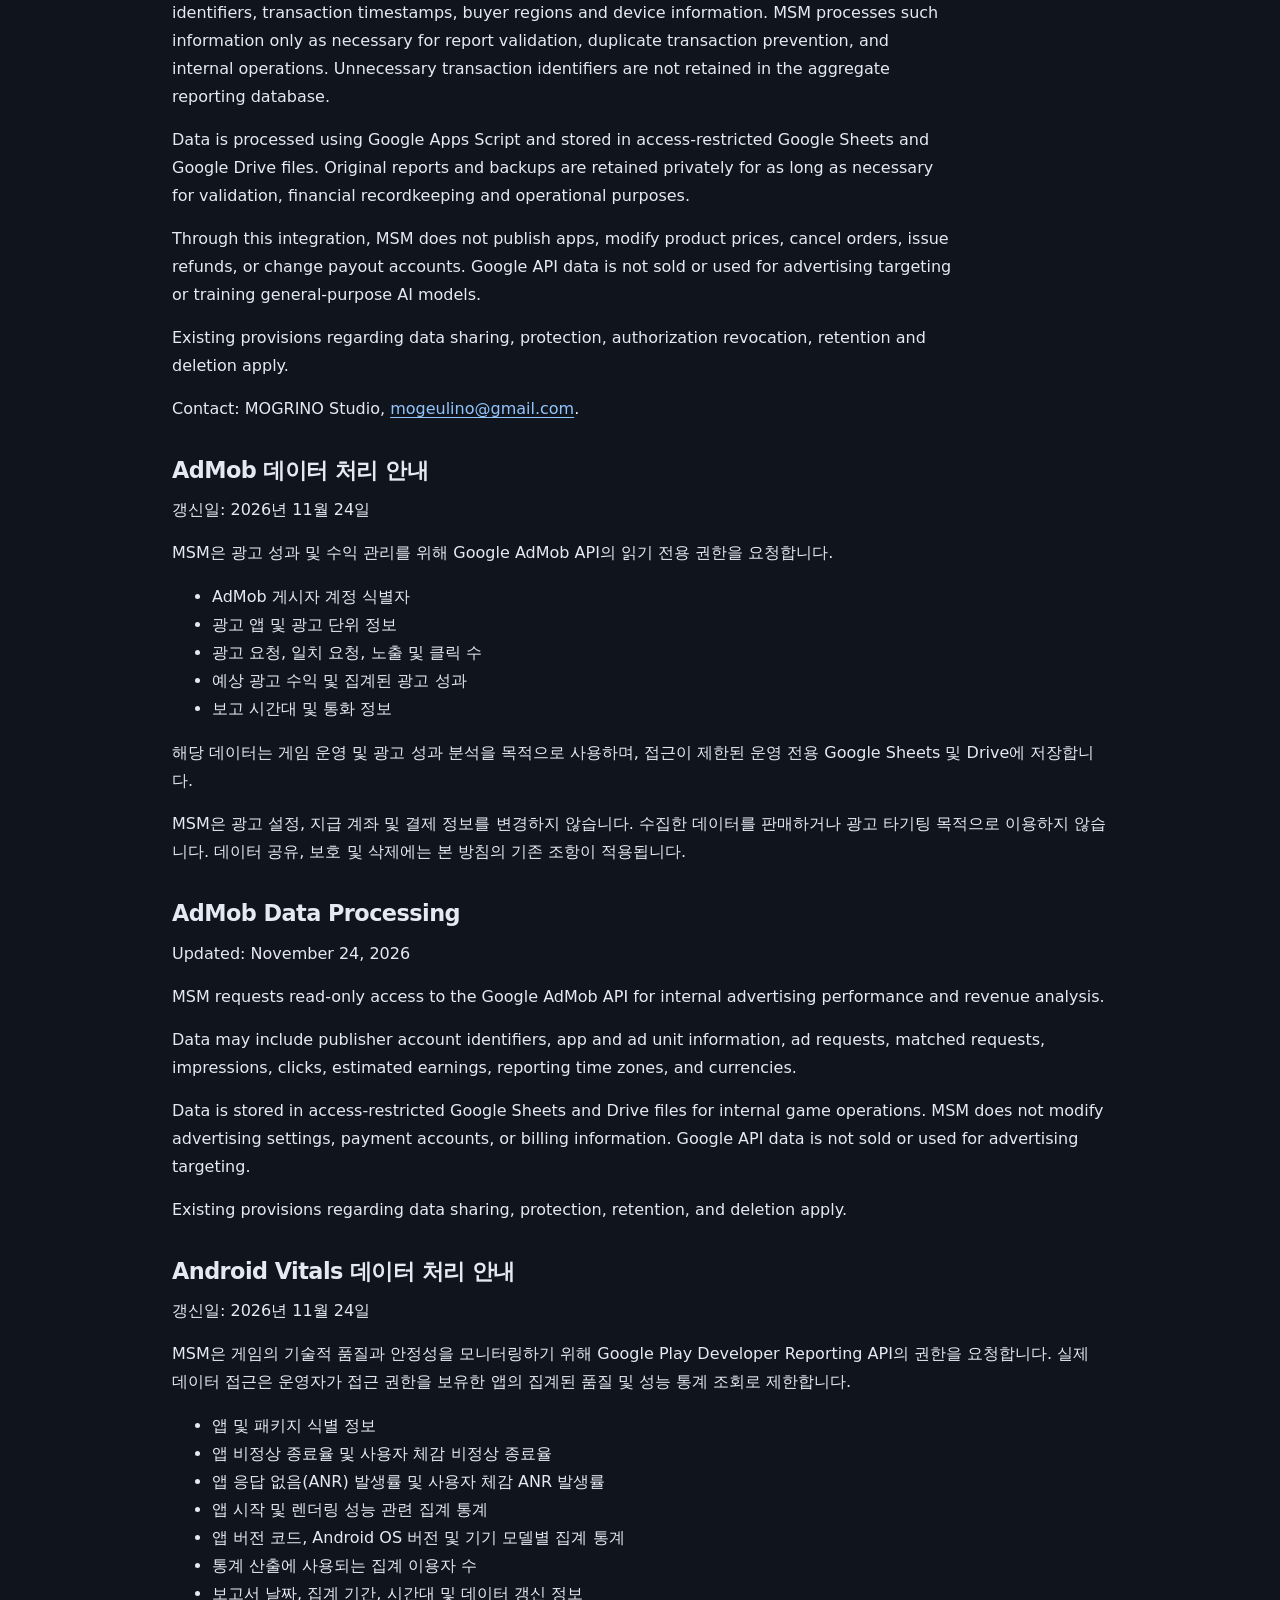
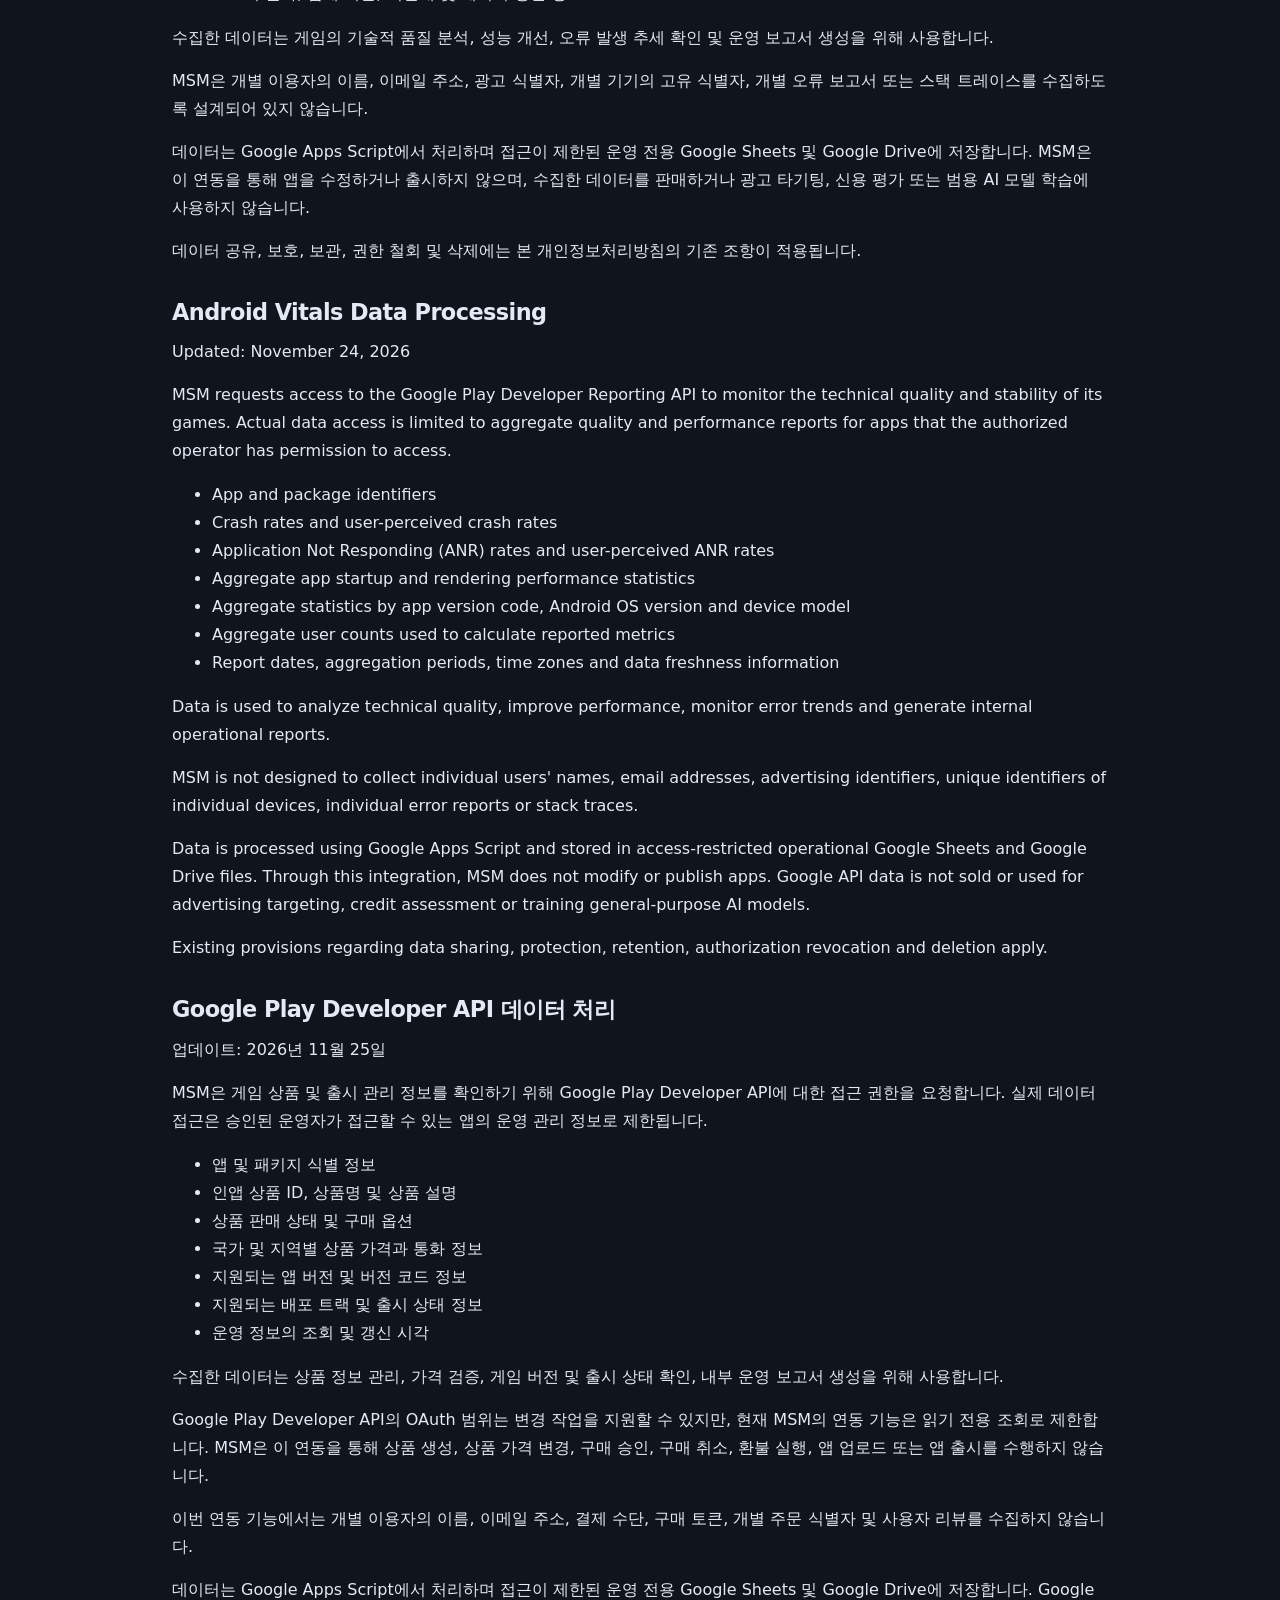
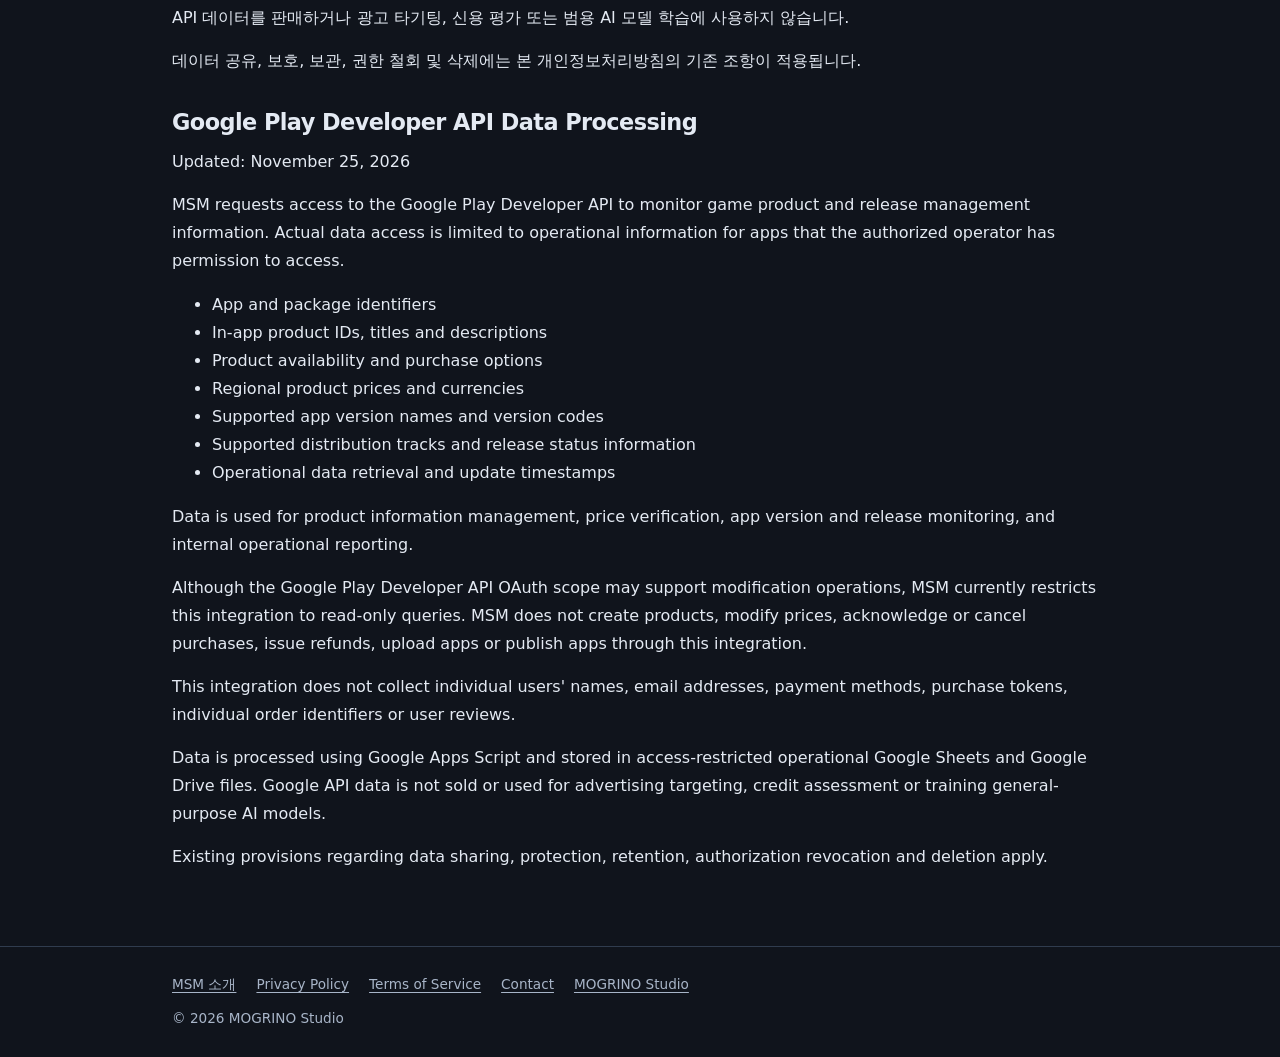
<file: msm/privacy.html>
<!doctype html>
<html lang="ko"><head><meta charset="utf-8"><meta name="viewport" content="width=device-width, initial-scale=1"><meta name="theme-color" content="#10141c"><meta name="description" content="MSM의 Google API 데이터 접근, 이용, 저장 및 삭제 방침."><title>개인정보처리방침 / Privacy Policy | MOGRINO Studio Manager</title><link rel="canonical" href="https://mogrino.github.io/msm/privacy.html"><link rel="stylesheet" href="style.css"></head>
<body><header><div class="wrap head"><a class="brand" href="index.html"><span class="mark" aria-hidden="true">MSM</span><span>MOGRINO<small>STUDIO MANAGER</small></span></a><nav aria-label="주 메뉴"><a href="index.html">About · 소개</a><a href="privacy.html" aria-current="page">Privacy · 개인정보</a><a href="terms.html">Terms · 약관</a></nav></div></header>
<main class="wrap"><article class="prose"><span class="eyebrow">Privacy policy</span><h1>개인정보처리방침</h1><p class="muted">MOGRINO Studio Manager · 시행일: 2026년 11월 24일</p><p>본 방침은 MOGRINO Studio Manager(이하 MSM)의 Google API 데이터 처리에 적용됩니다. MSM은 MOGRINO Studio의 운영자 전용 관리 도구이며, 게임 자체의 개인정보처리방침과는 별개입니다.</p>
<h2>1. 접근하는 데이터</h2><ul><li>Google Analytics Data API: 날짜 및 기간별 활성·신규 이용자 수, 세션, 참여 시간, 국가 코드, 앱 버전 및 코호트 잔존율 등 집계된 보고서.</li><li>Google Sheets 및 Drive: 운영 전용 파일의 식별자, 파일·시트 정보, 설정, 보고서, 실행 이력 및 오류 기록 등 운영에 필요한 데이터.</li><li>Google OAuth: 운영자의 Google 계정 권한 승인 및 승인 상태. MSM은 Google 계정 비밀번호를 직접 수집하지 않습니다.</li><li>문의 이메일: 운영 관련 문의나 삭제 요청을 직접 보내는 경우 발신 주소와 문의 내용.</li></ul><p>현재 Analytics 수집기는 개별 게임 이용자의 이름, 이메일, 광고 식별자 또는 원시 이벤트 기록을 조회하도록 설계되어 있지 않습니다. Google 서비스에 부여된 권한의 범위와 별개로 실제 사용은 위 운영 기능에 필요한 데이터로 제한합니다.</p>
<h2>2. 이용 목적</h2><p>게임 성과 분석, 운영용 보고서 생성·갱신, 데이터 수집 상태 확인, 오류 해결 및 운영 파일 관리를 위해 사용합니다. Google API 데이터를 판매하거나 광고 타기팅, 신용 평가 또는 범용 AI 모델 학습에 사용하지 않습니다.</p>
<h2>3. 저장 및 보호</h2><p>수집한 보고서와 기록은 운영자의 접근 권한으로 보호되는 Google Sheets와 Google Drive에 저장하며 Google Apps Script에서 처리합니다. 운영 파일은 공개 공유하지 않으며, Google 인증 정보나 내부 데이터는 공개 안내 사이트에 게시하지 않습니다. 운영에 필요한 기간 동안 보관하고 목적이 종료되거나 삭제 요청이 처리되면 불필요한 데이터를 삭제합니다. 운영 백업에 포함된 데이터 역시 삭제 대상 여부를 확인하여 처리합니다.</p>
<h2>4. 공유 및 제3자 제공</h2><p>MSM은 Google API 데이터를 제3자에게 판매하거나 별도 목적으로 제공하지 않습니다. Google은 인증·보고서 조회·저장 및 실행에 필요한 서비스 제공자이며, 공개 안내 페이지는 GitHub Pages에서 호스팅됩니다. 법적 의무 준수 또는 보안 사고 대응 등 관계 법령 및 Google 정책이 허용하는 경우에 한해 필요한 범위에서 정보를 처리할 수 있습니다.</p>
<h2>5. 권한 철회와 데이터 삭제</h2><p>운영자는 <a href="https://myaccount.google.com/connections">Google 계정의 연결 관리</a>에서 MSM의 권한을 철회할 수 있습니다. 권한 철회는 이후 API 접근을 차단하지만 이미 저장된 운영 파일의 데이터를 자동으로 삭제하지는 않습니다. 저장 데이터의 열람·정정·삭제에 관한 요청은 아래 이메일로 접수하고, 요청의 권한과 범위를 확인하여 처리합니다.</p>
<h2>6. Google 데이터 정책</h2><p>MSM은 <a href="https://developers.google.com/terms/api-services-user-data-policy">Google API Services User Data Policy</a> 및 적용되는 Limited Use(제한된 사용) 요구사항을 준수합니다. Google API에서 받은 데이터와 그로부터 파생된 정보는 본 방침에 명시한 운영 기능에 필요한 범위에서만 사용합니다.</p>
<h2>7. 공개 페이지 및 향후 변경</h2><p>이 안내 페이지에는 자체 분석 스크립트, 광고, 로그인 양식 또는 추적 쿠키를 설치하지 않았습니다. 호스팅 서비스는 접속에 필요한 기술적 정보를 자체 정책에 따라 처리할 수 있습니다. 향후 새로운 Google API를 연동하거나 데이터 접근 범위 및 처리 목적이 변경되는 경우, 변경된 권한을 요청하기 전에 본 방침을 갱신합니다.</p>
<h2>8. 문의</h2><p>운영 주체: MOGRINO Studio<br>연락처: <a href="mailto:mogeulino@gmail.com">mogeulino@gmail.com</a></p>
<section class="lang" lang="en"><span class="eyebrow">English version</span><h2>Privacy Policy</h2><p>Effective November 24, 2026. This policy applies to MOGRINO Studio Manager (MSM), a private tool for the authorized MOGRINO Studio operator, not to the games themselves.</p><h3>Data accessed</h3><p>MSM reads aggregate Google Analytics reports (active and new users, sessions, engagement duration, countries, app versions and cohort retention). It accesses operational file and sheet metadata, configurations, reports, run logs and error logs in Google Drive and Sheets. Google OAuth manages the operator's authorization; MSM does not directly collect Google account passwords. Emails sent to the contact address may contain the sender's address and message. The current Analytics collector is not designed to retrieve individual player names, email addresses, advertising identifiers or raw event records.</p><h3>Use, storage and protection</h3><p>Data is used to analyze game performance, maintain operational reports and files, monitor collection and resolve errors. Reports and records are processed by Google Apps Script and stored in access-controlled Google Sheets and Drive files, not publicly shared. MSM does not sell Google API data or use it for ad targeting, credit assessment or training general-purpose AI models. Data is kept as needed for operations; unnecessary records are deleted when no longer required or when an authorized deletion request is fulfilled, including assessment of applicable backups.</p><h3>Sharing</h3><p>Google provides authorization, reporting, processing and storage services. GitHub Pages hosts this public informational site. MSM does not provide Google API data to third parties for independent purposes. Disclosure may occur only as necessary for legal obligations or security response, as allowed by applicable law and Google policy.</p><h3>Authorization and deletion</h3><p>The operator can revoke access through <a href="https://myaccount.google.com/connections">Google Account connections</a>. Revocation blocks subsequent API access but does not automatically erase previously stored data. Contact <a href="mailto:mogeulino@gmail.com">mogeulino@gmail.com</a> to request access, correction or deletion; requests are handled after confirming authorization and scope.</p><h3>Limited Use</h3><p>MSM’s use of information received from Google APIs adheres to the <a href="https://developers.google.com/terms/api-services-user-data-policy">Google API Services User Data Policy</a>, including applicable Limited Use requirements. Google API data and derived information are used only for the operational features described in this policy.</p><h3>Public site and updates</h3><p>These informational pages do not install analytics scripts, ads, login forms or tracking cookies. Hosting providers may process technical access information under their own policies. This policy will be updated before requesting new permissions for additional Google API integrations or making material changes to data access or processing purposes. 
<h2>Google Play 데이터 처리 안내</h2>

<p>갱신일: 2026년 11월 24일</p>

<p>
MSM은 게임 설치 현황, 판매실적 및 재무 관리를 위해
Google Cloud Storage API의 읽기 전용 권한을 요청합니다.
접근 대상은 운영자가 접근 권한을 보유한
Google Play 개발자 계정의 비공개 보고서입니다.
</p>

<ul>
  <li>앱 및 개발자 계정 식별 정보</li>
  <li>앱 설치, 삭제 및 기기 관련 집계 통계</li>
  <li>국가, 지역 및 앱 버전별 설치 통계</li>
  <li>인앱 상품 및 판매·환불 거래 정보</li>
  <li>판매 금액, 통화, 세금 및 서비스 수수료</li>
  <li>예상 판매실적 및 확정 수익 보고서</li>
  <li>보고서 날짜, 시간대 및 파일 정보</li>
</ul>

<p>
판매 및 재무 원본 보고서에는 주문번호, 거래 시각,
구매자 지역 및 기기 정보 등 거래 단위의 정보가
포함될 수 있습니다.
MSM은 보고서 검증과 중복 거래 방지 등 운영에
필요한 범위에서만 해당 정보를 처리하며,
불필요한 거래 식별 정보는 집계 데이터베이스에
저장하지 않습니다.
</p>

<p>
수집된 데이터는 Google Apps Script에서 처리하며,
운영 전용 Google Sheets 및 접근이 제한된
Google Drive에 저장합니다.
원본 보고서와 백업은 검증, 재무 기록 및 운영에
필요한 기간 동안 비공개로 보관합니다.
</p>

<p>
MSM은 이 연동을 통해 Google Play 앱을 출시하거나,
상품 가격을 변경하거나, 주문을 취소하거나,
환불을 실행하거나, 지급 계좌를 변경하지 않습니다.
수집한 정보를 판매하거나 광고 타기팅 및
범용 AI 모델 학습에 사용하지 않습니다.
</p>

<p>
데이터 공유, 보호, 권한 철회 및 삭제에는
본 개인정보처리방침의 기존 조항이 적용됩니다.
</p>

<h2>Google Play Data Processing</h2>

<p>Updated: November 24, 2026</p>

<p>
MSM requests read-only access to the Google Cloud Storage
API for internal game installation, sales, and financial
reporting. Access is limited to private Google Play
developer reports that the authorized operator has
permission to access.
</p>

<ul>
  <li>App and developer account identifiers</li>
  <li>Aggregate installation, uninstallation and device statistics</li>
  <li>Installation statistics by country, region and app version</li>
  <li>In-app product, sales and refund transaction information</li>
  <li>Sales amounts, currencies, taxes and service fees</li>
  <li>Estimated sales and finalized earnings reports</li>
  <li>Report dates, time zones and file information</li>
</ul>

<p>
Original sales and financial reports may contain
transaction-level information, including order identifiers,
transaction timestamps, buyer regions and device information.
MSM processes such information only as necessary for
report validation, duplicate transaction prevention,
and internal operations.
Unnecessary transaction identifiers are not retained
in the aggregate reporting database.
</p>

<p>
Data is processed using Google Apps Script and stored
in access-restricted Google Sheets and Google Drive files.
Original reports and backups are retained privately
for as long as necessary for validation, financial
recordkeeping and operational purposes.
</p>

<p>
Through this integration, MSM does not publish apps,
modify product prices, cancel orders, issue refunds,
or change payout accounts.
Google API data is not sold or used for advertising
targeting or training general-purpose AI models.
</p>

<p>
Existing provisions regarding data sharing, protection,
authorization revocation, retention and deletion apply.
</p>
 Contact: MOGRINO Studio, <a href="mailto:mogeulino@gmail.com">mogeulino@gmail.com</a>.</p></section></article>
<section>
  <h2>AdMob 데이터 처리 안내</h2>

  <p>갱신일: 2026년 11월 24일</p>

  <p>
    MSM은 광고 성과 및 수익 관리를 위해
    Google AdMob API의 읽기 전용 권한을 요청합니다.
  </p>

  <ul>
    <li>AdMob 게시자 계정 식별자</li>
    <li>광고 앱 및 광고 단위 정보</li>
    <li>광고 요청, 일치 요청, 노출 및 클릭 수</li>
    <li>예상 광고 수익 및 집계된 광고 성과</li>
    <li>보고 시간대 및 통화 정보</li>
  </ul>

  <p>
    해당 데이터는 게임 운영 및 광고 성과 분석을
    목적으로 사용하며, 접근이 제한된 운영 전용
    Google Sheets 및 Drive에 저장합니다.
  </p>

  <p>
    MSM은 광고 설정, 지급 계좌 및 결제 정보를
    변경하지 않습니다. 수집한 데이터를 판매하거나
    광고 타기팅 목적으로 이용하지 않습니다.
    데이터 공유, 보호 및 삭제에는 본 방침의
    기존 조항이 적용됩니다.
  </p>

  <h2>AdMob Data Processing</h2>

  <p>Updated: November 24, 2026</p>

  <p>
    MSM requests read-only access to the Google AdMob
    API for internal advertising performance and
    revenue analysis.
  </p>

  <p>
    Data may include publisher account identifiers,
    app and ad unit information, ad requests,
    matched requests, impressions, clicks,
    estimated earnings, reporting time zones,
    and currencies.
  </p>

  <p>
    Data is stored in access-restricted Google Sheets
    and Drive files for internal game operations.
    MSM does not modify advertising settings,
    payment accounts, or billing information.
    Google API data is not sold or used for
    advertising targeting.
  </p>

  <p>
    Existing provisions regarding data sharing,
    protection, retention, and deletion apply.
  </p>
</section>
  
<section>
  <h2>Android Vitals 데이터 처리 안내</h2>

  <p>갱신일: 2026년 11월 24일</p>

  <p>
    MSM은 게임의 기술적 품질과 안정성을 모니터링하기 위해
    Google Play Developer Reporting API의 권한을 요청합니다.
    실제 데이터 접근은 운영자가 접근 권한을 보유한 앱의
    집계된 품질 및 성능 통계 조회로 제한합니다.
  </p>

  <ul>
    <li>앱 및 패키지 식별 정보</li>
    <li>앱 비정상 종료율 및 사용자 체감 비정상 종료율</li>
    <li>앱 응답 없음(ANR) 발생률 및 사용자 체감 ANR 발생률</li>
    <li>앱 시작 및 렌더링 성능 관련 집계 통계</li>
    <li>앱 버전 코드, Android OS 버전 및 기기 모델별 집계 통계</li>
    <li>통계 산출에 사용되는 집계 이용자 수</li>
    <li>보고서 날짜, 집계 기간, 시간대 및 데이터 갱신 정보</li>
  </ul>

  <p>
    수집한 데이터는 게임의 기술적 품질 분석, 성능 개선,
    오류 발생 추세 확인 및 운영 보고서 생성을 위해 사용합니다.
  </p>

  <p>
    MSM은 개별 이용자의 이름, 이메일 주소, 광고 식별자,
    개별 기기의 고유 식별자, 개별 오류 보고서 또는
    스택 트레이스를 수집하도록 설계되어 있지 않습니다.
  </p>

  <p>
    데이터는 Google Apps Script에서 처리하며
    접근이 제한된 운영 전용 Google Sheets 및 Google Drive에
    저장합니다.
    MSM은 이 연동을 통해 앱을 수정하거나 출시하지 않으며,
    수집한 데이터를 판매하거나 광고 타기팅, 신용 평가 또는
    범용 AI 모델 학습에 사용하지 않습니다.
  </p>

  <p>
    데이터 공유, 보호, 보관, 권한 철회 및 삭제에는
    본 개인정보처리방침의 기존 조항이 적용됩니다.
  </p>
</section>

<section lang="en">
  <h2>Android Vitals Data Processing</h2>

  <p>Updated: November 24, 2026</p>

  <p>
    MSM requests access to the Google Play Developer
    Reporting API to monitor the technical quality and
    stability of its games. Actual data access is limited
    to aggregate quality and performance reports for apps
    that the authorized operator has permission to access.
  </p>

  <ul>
    <li>App and package identifiers</li>
    <li>Crash rates and user-perceived crash rates</li>
    <li>Application Not Responding (ANR) rates and user-perceived ANR rates</li>
    <li>Aggregate app startup and rendering performance statistics</li>
    <li>Aggregate statistics by app version code, Android OS version and device model</li>
    <li>Aggregate user counts used to calculate reported metrics</li>
    <li>Report dates, aggregation periods, time zones and data freshness information</li>
  </ul>

  <p>
    Data is used to analyze technical quality, improve
    performance, monitor error trends and generate
    internal operational reports.
  </p>

  <p>
    MSM is not designed to collect individual users'
    names, email addresses, advertising identifiers,
    unique identifiers of individual devices,
    individual error reports or stack traces.
  </p>

  <p>
    Data is processed using Google Apps Script and
    stored in access-restricted operational Google
    Sheets and Google Drive files.
    Through this integration, MSM does not modify
    or publish apps.
    Google API data is not sold or used for
    advertising targeting, credit assessment or
    training general-purpose AI models.
  </p>

  <p>
    Existing provisions regarding data sharing,
    protection, retention, authorization revocation
    and deletion apply.
  </p>
</section>
<section lang="ko">
  <h2>Google Play Developer API 데이터 처리</h2>

  <p>업데이트: 2026년 11월 25일</p>

  <p>
    MSM은 게임 상품 및 출시 관리 정보를 확인하기 위해
    Google Play Developer API에 대한 접근 권한을 요청합니다.
    실제 데이터 접근은 승인된 운영자가 접근할 수 있는 앱의
    운영 관리 정보로 제한됩니다.
  </p>

  <ul>
    <li>앱 및 패키지 식별 정보</li>
    <li>인앱 상품 ID, 상품명 및 상품 설명</li>
    <li>상품 판매 상태 및 구매 옵션</li>
    <li>국가 및 지역별 상품 가격과 통화 정보</li>
    <li>지원되는 앱 버전 및 버전 코드 정보</li>
    <li>지원되는 배포 트랙 및 출시 상태 정보</li>
    <li>운영 정보의 조회 및 갱신 시각</li>
  </ul>

  <p>
    수집한 데이터는 상품 정보 관리, 가격 검증,
    게임 버전 및 출시 상태 확인,
    내부 운영 보고서 생성을 위해 사용합니다.
  </p>

  <p>
    Google Play Developer API의 OAuth 범위는
    변경 작업을 지원할 수 있지만,
    현재 MSM의 연동 기능은 읽기 전용 조회로 제한합니다.
    MSM은 이 연동을 통해 상품 생성, 상품 가격 변경,
    구매 승인, 구매 취소, 환불 실행,
    앱 업로드 또는 앱 출시를 수행하지 않습니다.
  </p>

  <p>
    이번 연동 기능에서는 개별 이용자의 이름,
    이메일 주소, 결제 수단, 구매 토큰,
    개별 주문 식별자 및 사용자 리뷰를 수집하지 않습니다.
  </p>

  <p>
    데이터는 Google Apps Script에서 처리하며
    접근이 제한된 운영 전용 Google Sheets 및
    Google Drive에 저장합니다.
    Google API 데이터를 판매하거나 광고 타기팅,
    신용 평가 또는 범용 AI 모델 학습에 사용하지 않습니다.
  </p>

  <p>
    데이터 공유, 보호, 보관, 권한 철회 및 삭제에는
    본 개인정보처리방침의 기존 조항이 적용됩니다.
  </p>
</section>

<section lang="en">
  <h2>Google Play Developer API Data Processing</h2>

  <p>Updated: November 25, 2026</p>

  <p>
    MSM requests access to the Google Play Developer API
    to monitor game product and release management information.
    Actual data access is limited to operational information
    for apps that the authorized operator has permission
    to access.
  </p>

  <ul>
    <li>App and package identifiers</li>
    <li>In-app product IDs, titles and descriptions</li>
    <li>Product availability and purchase options</li>
    <li>Regional product prices and currencies</li>
    <li>Supported app version names and version codes</li>
    <li>Supported distribution tracks and release status information</li>
    <li>Operational data retrieval and update timestamps</li>
  </ul>

  <p>
    Data is used for product information management,
    price verification, app version and release monitoring,
    and internal operational reporting.
  </p>

  <p>
    Although the Google Play Developer API OAuth scope
    may support modification operations, MSM currently
    restricts this integration to read-only queries.
    MSM does not create products, modify prices,
    acknowledge or cancel purchases, issue refunds,
    upload apps or publish apps through this integration.
  </p>

  <p>
    This integration does not collect individual users'
    names, email addresses, payment methods,
    purchase tokens, individual order identifiers
    or user reviews.
  </p>

  <p>
    Data is processed using Google Apps Script and
    stored in access-restricted operational Google
    Sheets and Google Drive files.
    Google API data is not sold or used for advertising
    targeting, credit assessment or training
    general-purpose AI models.
  </p>

  <p>
    Existing provisions regarding data sharing,
    protection, retention, authorization revocation
    and deletion apply.
  </p>
</section>
</main><footer><div class="wrap"><div class="links"><a href="index.html">MSM 소개</a><a href="privacy.html">Privacy Policy</a><a href="terms.html">Terms of Service</a><a href="mailto:mogeulino@gmail.com">Contact</a><a href="https://mogrino.github.io/">MOGRINO Studio</a></div>© 2026 MOGRINO Studio</div></footer></body></html>
</file>
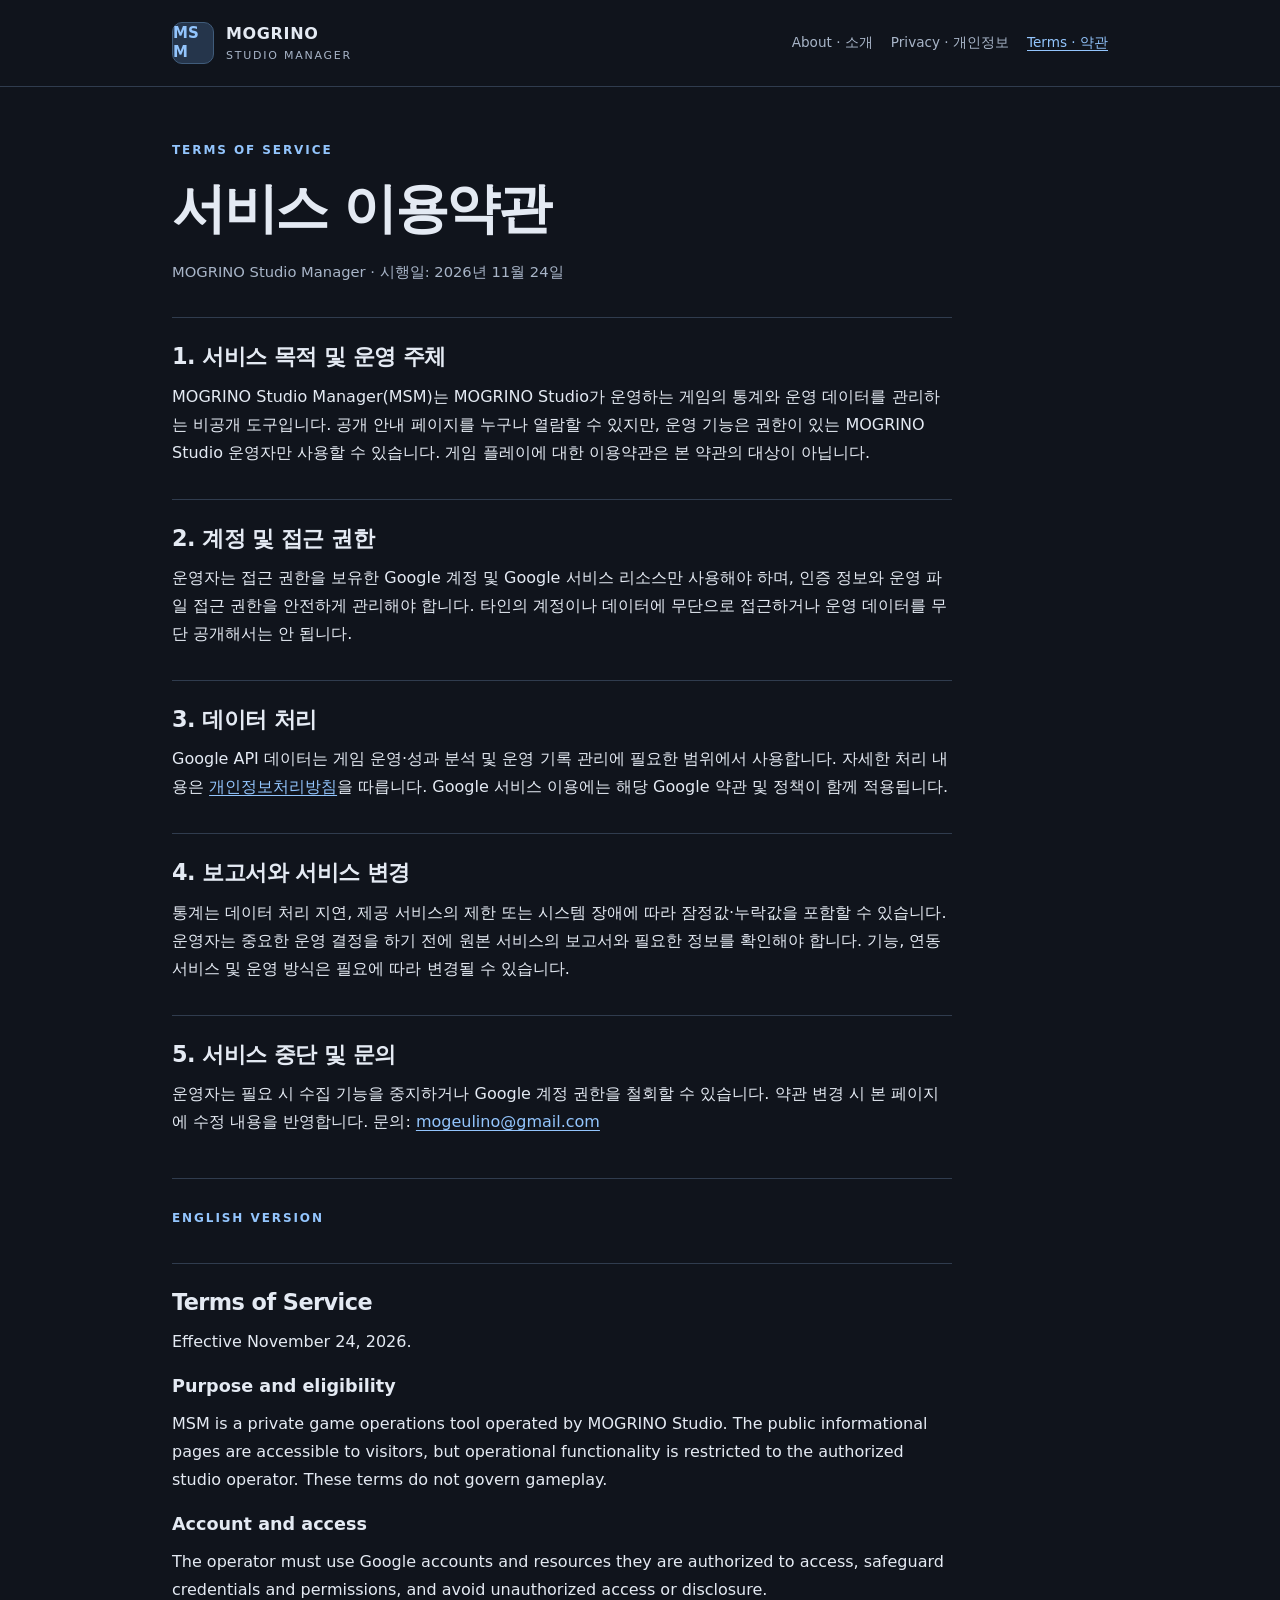
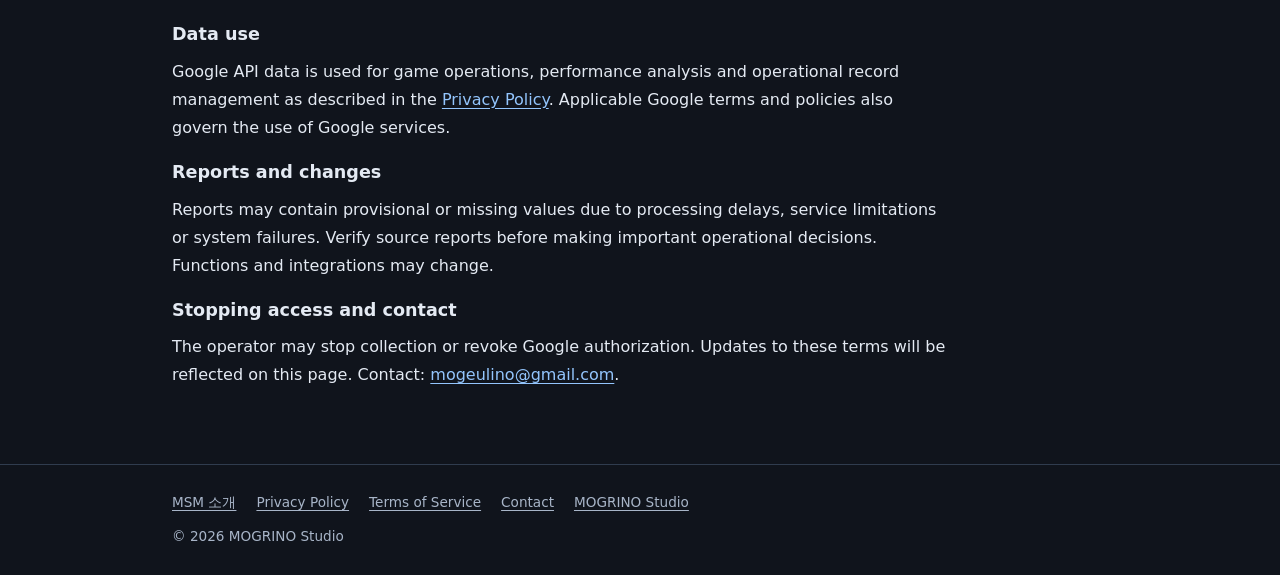
<file: msm/terms.html>
<!doctype html>
<html lang="ko"><head><meta charset="utf-8"><meta name="viewport" content="width=device-width, initial-scale=1"><meta name="theme-color" content="#10141c"><meta name="description" content="MSM 운영 도구의 이용 조건."><title>서비스 이용약관 / Terms of Service | MOGRINO Studio Manager</title><link rel="canonical" href="https://mogrino.github.io/msm/terms.html"><link rel="stylesheet" href="style.css"></head>
<body><header><div class="wrap head"><a class="brand" href="index.html"><span class="mark" aria-hidden="true">MSM</span><span>MOGRINO<small>STUDIO MANAGER</small></span></a><nav aria-label="주 메뉴"><a href="index.html">About · 소개</a><a href="privacy.html">Privacy · 개인정보</a><a href="terms.html" aria-current="page">Terms · 약관</a></nav></div></header>
<main class="wrap"><article class="prose"><span class="eyebrow">Terms of service</span><h1>서비스 이용약관</h1><p class="muted">MOGRINO Studio Manager · 시행일: 2026년 11월 24일</p><h2>1. 서비스 목적 및 운영 주체</h2><p>MOGRINO Studio Manager(MSM)는 MOGRINO Studio가 운영하는 게임의 통계와 운영 데이터를 관리하는 비공개 도구입니다. 공개 안내 페이지를 누구나 열람할 수 있지만, 운영 기능은 권한이 있는 MOGRINO Studio 운영자만 사용할 수 있습니다. 게임 플레이에 대한 이용약관은 본 약관의 대상이 아닙니다.</p><h2>2. 계정 및 접근 권한</h2><p>운영자는 접근 권한을 보유한 Google 계정 및 Google 서비스 리소스만 사용해야 하며, 인증 정보와 운영 파일 접근 권한을 안전하게 관리해야 합니다. 타인의 계정이나 데이터에 무단으로 접근하거나 운영 데이터를 무단 공개해서는 안 됩니다.</p><h2>3. 데이터 처리</h2><p>Google API 데이터는 게임 운영·성과 분석 및 운영 기록 관리에 필요한 범위에서 사용합니다. 자세한 처리 내용은 <a href="privacy.html">개인정보처리방침</a>을 따릅니다. Google 서비스 이용에는 해당 Google 약관 및 정책이 함께 적용됩니다.</p><h2>4. 보고서와 서비스 변경</h2><p>통계는 데이터 처리 지연, 제공 서비스의 제한 또는 시스템 장애에 따라 잠정값·누락값을 포함할 수 있습니다. 운영자는 중요한 운영 결정을 하기 전에 원본 서비스의 보고서와 필요한 정보를 확인해야 합니다. 기능, 연동 서비스 및 운영 방식은 필요에 따라 변경될 수 있습니다.</p><h2>5. 서비스 중단 및 문의</h2><p>운영자는 필요 시 수집 기능을 중지하거나 Google 계정 권한을 철회할 수 있습니다. 약관 변경 시 본 페이지에 수정 내용을 반영합니다. 문의: <a href="mailto:mogeulino@gmail.com">mogeulino@gmail.com</a></p><section class="lang" lang="en"><span class="eyebrow">English version</span><h2>Terms of Service</h2><p>Effective November 24, 2026.</p><h3>Purpose and eligibility</h3><p>MSM is a private game operations tool operated by MOGRINO Studio. The public informational pages are accessible to visitors, but operational functionality is restricted to the authorized studio operator. These terms do not govern gameplay.</p><h3>Account and access</h3><p>The operator must use Google accounts and resources they are authorized to access, safeguard credentials and permissions, and avoid unauthorized access or disclosure.</p><h3>Data use</h3><p>Google API data is used for game operations, performance analysis and operational record management as described in the <a href="privacy.html">Privacy Policy</a>. Applicable Google terms and policies also govern the use of Google services.</p><h3>Reports and changes</h3><p>Reports may contain provisional or missing values due to processing delays, service limitations or system failures. Verify source reports before making important operational decisions. Functions and integrations may change.</p><h3>Stopping access and contact</h3><p>The operator may stop collection or revoke Google authorization. Updates to these terms will be reflected on this page. Contact: <a href="mailto:mogeulino@gmail.com">mogeulino@gmail.com</a>.</p></section></article></main><footer><div class="wrap"><div class="links"><a href="index.html">MSM 소개</a><a href="privacy.html">Privacy Policy</a><a href="terms.html">Terms of Service</a><a href="mailto:mogeulino@gmail.com">Contact</a><a href="https://mogrino.github.io/">MOGRINO Studio</a></div>© 2026 MOGRINO Studio</div></footer></body></html>
</file>
<file: assets/css/style.css>
:root {
  --bg:#090e19; --surface:#101a2b; --surface-2:#152037; --surface-3:#1b2a44;
  --line:#263750; --line-strong:#3b506b; --ink:#f4f3ee; --muted:#a6b1c3; --soft:#77879c;
  --gold:#e5be75; --gold-2:#f1dbaa; --blue:#8baee5; --green:#8cc6aa;
  --max:1192px; --radius:16px;
}
*{box-sizing:border-box}
[hidden]{display:none !important}
html{scroll-behavior:smooth}
body{margin:0;font-family: "Pretendard", "Noto Sans KR", "Apple SD Gothic Neo", "Malgun Gothic", system-ui, sans-serif; background:var(--bg); color:var(--ink);line-height:1.65; word-break:keep-all;min-height:100vh}
body::before{content:"";pointer-events:none;position:absolute;top:0;left:0;right:0;height:560px;z-index:-1;background:radial-gradient(ellipse at 20% 5%,rgba(39,67,108,.33),transparent 57%),radial-gradient(ellipse at 88% -10%,rgba(162,126,59,.13),transparent 48%)}
a{color:inherit;text-decoration:none}
button,input{font:inherit}
button{cursor:pointer}
a:focus-visible,button:focus-visible,input:focus-visible,summary:focus-visible{outline:3px solid var(--gold);outline-offset:3px}
img{max-width:100%;display:block}
.container{width:min(var(--max),calc(100% - 54px));margin-inline:auto}
.sr-only{position:absolute;width:1px;height:1px;padding:0;margin:-1px;overflow:hidden;clip:rect(0,0,0,0);white-space:nowrap;border:0}
.site-header{position:sticky;top:0;z-index:40;backdrop-filter:blur(18px);background:rgba(9,14,25,.92);border-bottom:1px solid rgba(75,91,118,.43)}
.header-row{min-height:81px;display:flex;align-items:center;justify-content:space-between;gap:32px}
.brand{display:flex;align-items:center;gap:11px;flex-shrink:0;line-height:1}
/* Original MOGRINO dinosaur wordmark on all four pages */
.brand-logo{width:232px;height:auto;max-height:62px;object-fit:contain;object-position:left center;display:block;flex-shrink:0}
.brand-mark{width:38px;height:38px;display:grid;place-items:center;color:#152033;background:linear-gradient(140deg,#f3d89e,#c99645);clip-path:polygon(50% 0,94% 22%,94% 78%,50% 100%,6% 78%,6% 22%);font-family:Georgia,serif;font-size:24px;font-weight:900}
.brand-word{font-size:22px;font-weight:900;letter-spacing:.15em}
.brand-sub{font-size:9px;letter-spacing:.22em;color:var(--gold);margin-top:7px;font-weight:800}
.nav{display:flex;gap:9px;align-items:center;margin-left:auto}
.nav a{font-weight:800;font-size:12px;letter-spacing:.12em;color:#c0cada;padding:12px 15px;border:1px solid transparent;border-radius:8px;transition:.18s}
.nav a:hover,.nav a.active{color:var(--gold-2);background:rgba(225,190,115,.07);border-color:rgba(225,190,115,.16)}
.nav-toggle{display:none;background:var(--surface-2);border:1px solid var(--line-strong);color:var(--ink);border-radius:9px;width:42px;height:42px;align-items:center;justify-content:center;font-size:24px}
.header-under{background:rgba(18,29,47,.72);border-bottom:1px solid rgba(75,91,118,.17)}
.header-under .container{display:flex;align-items:center;justify-content:space-between;gap:12px;min-height:35px;font-size:10px;letter-spacing:.13em;font-weight:700;color:#8092aa}
.header-under .status{color:#d2dbe4;letter-spacing:0;display:flex;gap:8px;align-items:center}
.status-dot{display:inline-block;width:6px;height:6px;background:#dfc084;border-radius:50%;box-shadow:0 0 0 4px rgba(223,192,132,.1)}
main{padding-bottom:95px}
.intro-band{padding:62px 0 34px;display:flex;align-items:end;justify-content:space-between;gap:28px;border-bottom:1px solid var(--line)}
.kicker{font-size:11px;letter-spacing:.25em;font-weight:900;color:var(--gold);margin:0 0 9px}
h1,h2,h3,p{margin-top:0}
h1{font-size:clamp(34px,5vw,54px);line-height:1.17;letter-spacing:-.06em;margin-bottom:12px;font-weight:800}
h1 .highlight{color:var(--gold-2)}
.intro-desc{color:var(--muted);font-size:15px;margin:0;max-width:660px}
.meta-chip{border:1px solid var(--line-strong);border-radius:999px;color:var(--muted);padding:8px 13px;font-size:11px;font-weight:700;white-space:nowrap;align-self:end}
.section-top{display:flex;align-items:end;justify-content:space-between;gap:20px;margin-bottom:20px}
.section-title{font-size:25px;letter-spacing:-.05em;margin:0 0 4px;font-weight:800}
.section-lead{color:var(--muted);margin:0;font-size:13px}
.section-link{display:inline-flex;gap:9px;align-items:center;color:var(--gold);font-size:12px;font-weight:900;letter-spacing:.01em;white-space:nowrap}
.section-link:hover{text-decoration:underline;text-underline-offset:5px}
.home-news{padding-top:32px}
.news-grid{display:grid;grid-template-columns:minmax(0,1.55fr) minmax(305px,1fr);gap:22px}
.news-feed{min-width:0;display:flex;flex-direction:column;gap:13px}
.featured-news{position:relative;overflow:hidden;display:flex;flex-direction:column;justify-content:space-between;min-height:245px;border-radius:var(--radius);padding:29px;background:linear-gradient(122deg,rgba(33,47,69,.96),rgba(23,36,57,.97)),url('../images/apprentice-art.webp') center/cover;border:1px solid #4a5470}
.featured-news::after{position:absolute;content:'';right:-65px;top:-100px;width:260px;height:260px;background:radial-gradient(circle,rgba(219,174,91,.14),transparent 69%);pointer-events:none}
.featured-news:hover{border-color:var(--gold)}
.featured-news .featured-top{display:flex;gap:12px;align-items:center;flex-wrap:wrap}
.pill{display:inline-flex;align-items:center;gap:6px;background:rgba(232,191,117,.12);border:1px solid rgba(232,191,117,.33);color:#f2d7a2;border-radius:5px;font-size:11px;font-weight:800;padding:5px 9px}
.pill.blue{color:#c5d9fb;background:rgba(139,174,229,.10);border-color:rgba(139,174,229,.23)}
.pill.teal{color:#a9dec7;background:rgba(135,204,171,.1);border-color:rgba(135,204,171,.25)}
.pill.muted{color:var(--muted);background:rgba(154,171,198,.08);border-color:rgba(154,171,198,.16)}
.date{color:var(--soft);font-size:12px;font-variant-numeric:tabular-nums;letter-spacing:.01em}
.featured-news h3{font-size:clamp(23px,2.8vw,31px);letter-spacing:-.06em;line-height:1.38;margin:16px 0 10px}
.featured-news p{color:#bfc9d9;font-size:14px;max-width:490px;line-height:1.8;margin:0 0 17px}
.read-more{font-size:12px;font-weight:900;color:var(--gold);letter-spacing:.05em}
.news-card{display:flex;align-items:center;gap:18px;justify-content:space-between;background:var(--surface);border:1px solid var(--line);border-radius:12px;padding:22px 23px;transition:border-color .18s,transform .18s}
.news-card:hover{border-color:#74829a;transform:translateY(-1px)}
.news-card h3{font-size:16px;line-height:1.5;margin:8px 0 4px;font-weight:800;letter-spacing:-.03em}
.news-card p{color:var(--muted);font-size:12px;margin:0;line-height:1.7}
.news-card .arrow{color:var(--gold);font-size:22px}
.smallrow{display:flex;align-items:center;gap:11px;flex-wrap:wrap}
.side-stack{display:grid;grid-template-rows:auto 1fr;gap:14px;min-width:0}
.status-panel{position:relative;padding:26px;border:1px solid var(--line);background:linear-gradient(150deg,#162338,#101b2e);border-radius:var(--radius);overflow:hidden}
.status-panel::after{content:"";position:absolute;width:150px;height:150px;right:-67px;top:-70px;border:1px solid rgba(232,191,117,.18);border-radius:50%;box-shadow:0 0 0 20px rgba(232,191,117,.025),0 0 0 45px rgba(232,191,117,.02)}
.panel-eyebrow{font-size:11px;letter-spacing:.16em;font-weight:900;color:var(--gold);margin-bottom:15px}
.status-panel h3{font-size:25px;letter-spacing:-.04em;margin:0 0 8px}
.status-panel p{font-size:13px;line-height:1.75;color:var(--muted);margin:0}
.status-panel .status-line{border-top:1px solid var(--line);padding-top:14px;margin-top:21px;font-size:12px;display:flex;align-items:center;gap:8px;color:var(--gold-2)}
.quick-panel{padding:22px 23px;border:1px solid var(--line);border-radius:var(--radius);background:rgba(15,26,44,.78)}
.quick-panel h3{font-size:14px;margin-bottom:11px;letter-spacing:.02em}
.quick-link{display:flex;justify-content:space-between;align-items:center;padding:11px 0;border-top:1px solid rgba(71,89,115,.36);font-size:13px;color:#cfdaeb}
.quick-link:hover{color:var(--gold)}
.home-guides{margin-top:69px}
.guide-cards{display:grid;grid-template-columns:repeat(4,minmax(0,1fr));gap:14px}
.guide-card{position:relative;border:1px solid var(--line);border-radius:13px;padding:23px 20px;background:linear-gradient(160deg,#18263c,#101928);min-height:180px;overflow:hidden;transition:transform .18s,border-color .18s}
.guide-card:hover{border-color:#b29a6c;transform:translateY(-3px)}
.guide-card .guide-no{font-size:12px;color:var(--gold);letter-spacing:.13em;font-weight:900}
.guide-card .guide-symbol{font-size:25px;color:var(--gold-2);margin:12px 0 12px;opacity:.9}
.guide-card h3{font-size:16px;letter-spacing:-.04em;margin:0 0 5px}
.guide-card p{font-size:12px;color:var(--muted);line-height:1.55;margin:0}
.home-support{margin-top:64px;background:linear-gradient(110deg,#1a2a40,#101b2d);border-radius:var(--radius);border:1px solid #344661;display:flex;align-items:center;justify-content:space-between;gap:22px;padding:30px 36px}
.home-support h2{font-size:21px;margin:0 0 7px}
.home-support p{font-size:13px;color:var(--muted);margin:0}
.btn{display:inline-flex;align-items:center;justify-content:center;gap:8px;background:linear-gradient(130deg,#efce92,#d7a85c);color:#192233;padding:11px 19px;border-radius:8px;font-weight:900;font-size:13px;border:0;white-space:nowrap}
.btn:hover{filter:brightness(1.08)}
.btn-outline{background:transparent;border:1px solid var(--line-strong);color:#e8edf4}
.page-title{margin-top:53px;margin-bottom:24px}
.page-title h1{font-size:clamp(30px,4vw,44px)}
.page-title p{max-width:620px;font-size:14px;color:var(--muted);margin:0}
.toolbar{display:flex;justify-content:space-between;align-items:center;gap:18px;flex-wrap:wrap;margin:26px 0 22px}
.filters{display:flex;gap:7px;flex-wrap:wrap}
.filter{border:1px solid var(--line);color:var(--muted);background:var(--surface);padding:9px 14px;border-radius:7px;font-size:12px;font-weight:800}
.filter.active,.filter:hover{color:#f9dfa9;background:rgba(229,190,117,.1);border-color:#907b58}
.search-wrap{position:relative;min-width:min(100%,260px)}
.search{width:100%;border-radius:9px;background:#0e1929;color:var(--ink);padding:11px 13px 11px 37px;border:1px solid var(--line);outline:0;font-size:13px}
.search-wrap::before{content:'⌕';position:absolute;left:14px;top:6px;font-size:24px;color:var(--soft);pointer-events:none}
.article-list{border:1px solid var(--line);border-radius:13px;overflow:hidden;background:var(--surface)}
.article-row{display:flex;justify-content:space-between;align-items:center;gap:23px;padding:23px 27px;border-bottom:1px solid var(--line)}
.article-row:last-child{border-bottom:0}
.article-row:hover{background:#17233a}
.article-row h3{font-size:17px;letter-spacing:-.04em;margin:9px 0 5px}
.article-row p{color:var(--muted);font-size:13px;max-width:720px;margin:0}
.article-row .arrow{font-size:22px;color:var(--gold)}
.empty{padding:57px 28px;text-align:center;border:1px dashed var(--line-strong);border-radius:12px;color:var(--muted);font-size:14px}
.breadcrumbs{color:var(--soft);display:flex;gap:9px;align-items:center;font-size:12px;margin-bottom:29px}
.breadcrumbs a:hover{color:var(--gold)}
.article-layout{display:grid;grid-template-columns:minmax(0,1fr) 275px;gap:25px}
.article-body{min-width:0;border:1px solid var(--line);border-radius:var(--radius);padding:40px 43px;background:var(--surface)}
.article-body h1{font-size:clamp(27px,3vw,35px);margin:18px 0 14px}
.article-body .intro-text{color:#bbc6d7;font-size:16px;line-height:1.85;border-bottom:1px solid var(--line);padding-bottom:27px;margin:0 0 28px}
.article-body h2{font-size:19px;margin:34px 0 9px;letter-spacing:-.04em}
.article-body h2:first-of-type{margin-top:10px}
.article-body p{font-size:15px;color:#bcc7d9;line-height:1.95;margin:0 0 15px}
.article-aside{border:1px solid var(--line);background:var(--surface);border-radius:var(--radius);padding:24px;height:max-content}
.article-aside h3{font-size:14px;margin:0 0 12px}
.article-aside a{display:block;border-top:1px solid var(--line);padding:12px 0;font-size:12px;color:#d6ddeb}
.article-aside a:hover{color:var(--gold)}
.backlink{margin-top:29px;display:inline-flex;align-items:center;gap:10px;color:var(--gold);font-size:13px;font-weight:800}
.guide-page-grid{display:grid;grid-template-columns:260px minmax(0,1fr);gap:24px;margin-top:27px}
.guide-menu{padding:20px 13px;border:1px solid var(--line);border-radius:var(--radius);background:var(--surface);height:max-content}
.guide-menu .menu-title{font-size:11px;font-weight:900;letter-spacing:.16em;color:var(--gold);margin:1px 10px 12px}
.guide-menu a{display:flex;align-items:center;gap:13px;padding:12px;border-radius:8px;color:#b6c4d5;font-size:13px;font-weight:700}
.guide-menu a:hover,.guide-menu a.active{color:#f2d8a9;background:rgba(229,190,117,.09)}
.guide-menu .num{font-size:11px;min-width:23px;color:var(--soft)}
.guide-main{min-width:0}
.guide-hero{border:1px solid var(--line);background:var(--surface);border-radius:var(--radius);overflow:hidden}
.guide-hero-media{width:100%;aspect-ratio:16/6.9;object-fit:cover}
.guide-hero-body{padding:29px 33px}
.guide-hero h2{font-size:27px;letter-spacing:-.05em;margin:8px 0}
.guide-hero p{font-size:14px;color:var(--muted);margin:0}
.guide-index{display:grid;grid-template-columns:repeat(2,minmax(0,1fr));gap:14px;margin-top:19px}
.guide-index-card{display:flex;gap:14px;align-items:flex-start;border:1px solid var(--line);background:var(--surface);border-radius:10px;padding:20px;transition:border-color .18s}
.guide-index-card:hover{border-color:#ab946a}
.guide-index-card .num{color:var(--gold);font-size:12px;letter-spacing:.09em;font-weight:900}
.guide-index-card h3{font-size:15px;margin:2px 0 3px}
.guide-index-card p{font-size:12px;color:var(--muted);margin:0}
.notice-note{padding:17px 19px;background:rgba(229,190,117,.07);border:1px solid rgba(229,190,117,.23);border-radius:10px;color:#c3cdd9;font-size:12px;line-height:1.8;margin-top:20px}
.support-grid{display:grid;grid-template-columns:minmax(0,1.3fr) minmax(280px,0.7fr);gap:25px;margin-top:27px}
.faq-wrap{border:1px solid var(--line);background:var(--surface);border-radius:var(--radius);overflow:hidden}
.faq{padding:0 23px;border-bottom:1px solid var(--line)}
.faq:last-child{border:0}
.faq summary{list-style:none;padding:21px 1px;display:flex;align-items:center;justify-content:space-between;gap:20px;cursor:pointer;font-weight:800;font-size:14px}
.faq summary::-webkit-details-marker{display:none}
.faq summary::after{content:'+';color:var(--gold);font-size:22px;font-weight:400}
.faq[open] summary::after{content:'−'}
.faq p{font-size:13px;color:var(--muted);line-height:1.9;padding-bottom:21px;margin:0}
.support-box{padding:26px;background:linear-gradient(160deg,#182940,#111d30);border:1px solid #344b68;border-radius:var(--radius);height:max-content}
.support-box h3{font-size:18px;letter-spacing:-.04em;margin:0 0 10px}
.support-box p,.support-box li{font-size:13px;color:var(--muted);line-height:1.85}
.support-box ul{padding-left:20px;margin:12px 0 21px}
.support-box .btn{width:100%}
.support-box .helper{font-size:11px;color:var(--soft);margin:13px 0 0}
.site-footer{border-top:1px solid var(--line);background:#0c1422;padding:35px 0 40px}
.footer-row{display:flex;justify-content:space-between;gap:25px;align-items:start}
.footer-brand{font-weight:900;letter-spacing:.18em;font-size:16px;margin:0 0 8px}
.footer-text{font-size:12px;color:var(--soft);margin:0}
.footer-links{display:flex;gap:17px;flex-wrap:wrap;justify-content:end}
.footer-links a{font-size:12px;color:#aebcd1}
.footer-links a:hover{color:var(--gold)}
.footer-bottom{display:flex;justify-content:space-between;margin-top:25px;padding-top:20px;border-top:1px solid rgba(57,73,96,.35);font-size:10px;color:#64758a;gap:12px}
@media(max-width:980px){.news-grid{grid-template-columns:minmax(0,1fr) 300px}.guide-cards{grid-template-columns:repeat(2,1fr)}.article-layout{grid-template-columns:minmax(0,1fr)}.article-aside{display:none}}
@media(max-width:770px){.container{width:min(var(--max),calc(100% - 34px))}.brand-logo{width:190px;max-height:51px}.header-row{min-height:70px}.brand-word{font-size:19px}.brand-mark{width:34px;height:34px;font-size:21px}.nav-toggle{display:flex}.nav{position:absolute;top:70px;left:0;right:0;display:none;margin:0;flex-direction:column;align-items:stretch;background:#101c2d;padding:12px 17px 17px;border-bottom:1px solid #344b65;gap:3px}.nav.open{display:flex}.nav a{padding:14px 13px}.intro-band{padding-top:46px;align-items:start;flex-direction:column;gap:13px}.meta-chip{align-self:start}.news-grid{grid-template-columns:1fr}.side-stack{grid-template-columns:1fr 1fr;grid-template-rows:auto}.featured-news{min-height:228px}.home-guides{margin-top:51px}.guide-page-grid{grid-template-columns:1fr}.guide-menu{display:flex;flex-wrap:wrap;gap:5px;padding:10px}.guide-menu .menu-title{width:100%;margin:5px 10px}.guide-menu a{font-size:12px;padding:8px}.guide-menu .num{display:none}.support-grid{grid-template-columns:1fr}.article-body{padding:30px}}
@media(max-width:580px){.header-under .container{font-size:9px}.header-under .status{font-size:10px}.section-top{align-items:start}.section-title{font-size:22px}.intro-band{padding-top:38px}.intro-desc{font-size:13px}.news-feed{gap:10px}.featured-news{padding:25px;min-height:248px}.news-card{padding:19px}.news-card h3{font-size:15px}.side-stack{grid-template-columns:1fr}.status-panel{padding:22px}.guide-cards{grid-template-columns:repeat(2,1fr);gap:10px}.guide-card{min-height:165px;padding:18px 15px}.guide-card h3{font-size:14px}.guide-card p{font-size:11px}.home-support{flex-direction:column;align-items:start;padding:25px}.home-support .btn{width:100%}.guide-index{grid-template-columns:1fr}.guide-hero-body{padding:21px}.guide-hero h2{font-size:22px}.guide-hero-media{aspect-ratio:16/8}.page-title{margin-top:38px}.article-row{padding:21px}.article-body{padding:25px 21px}.article-body h1{font-size:28px}.footer-row{flex-direction:column}.footer-links{justify-content:start}.footer-bottom{flex-direction:column}.search-wrap{width:100%}.search{width:100%}}
@media(prefers-reduced-motion:reduce){html{scroll-behavior:auto}*,*::before,*::after{transition-duration:.01ms !important;animation-duration:.01ms !important}}

/* === MOGRINO v1.2 : always-on hamburger & five-item information architecture === */
.site-header{isolation:isolate}
.header-row{position:relative}
.nav-toggle{display:inline-flex;align-items:center;justify-content:center;gap:12px;width:auto;min-width:104px;height:44px;padding:0 15px;font-weight:800;font-size:13px;letter-spacing:.01em;background:#17243a;box-shadow:0 6px 18px rgba(0,0,0,.12)}
.nav-toggle:hover,.nav-toggle[aria-expanded="true"]{border-color:var(--gold);color:var(--gold-2)}
.menu-icon{width:19px;height:16px;display:flex;flex-direction:column;justify-content:space-between;flex:0 0 19px}
.menu-icon span{height:2px;background:currentColor;border-radius:2px;transition:transform .2s,opacity .2s;transform-origin:center}
.nav-toggle[aria-expanded="true"] .menu-icon span:nth-child(1){transform:translateY(7px) rotate(45deg)}
.nav-toggle[aria-expanded="true"] .menu-icon span:nth-child(2){opacity:0}
.nav-toggle[aria-expanded="true"] .menu-icon span:nth-child(3){transform:translateY(-7px) rotate(-45deg)}
.nav{position:absolute;top:calc(100% - 3px);left:auto;right:0;width:min(330px,calc(100vw - 30px));padding:10px;gap:2px;display:none;flex-direction:column;align-items:stretch;background:#111d31;box-shadow:0 23px 55px rgba(0,0,0,.42);border:1px solid #3d516e;border-radius:12px;margin:0;z-index:60}
.nav.open{display:flex}
.nav a{display:flex;align-items:center;min-height:48px;padding:12px 17px;letter-spacing:0;font-size:14px;font-weight:750;border-radius:7px}
.nav a.active::before{content:"•";color:var(--gold);margin-right:9px;font-size:18px}
@media(max-width:770px){.nav{position:absolute;top:calc(100% - 3px);right:0;left:auto;width:min(330px,calc(100vw - 30px));padding:10px;display:none;border-radius:12px;border:1px solid #3d516e;box-shadow:0 23px 55px rgba(0,0,0,.42)}.nav.open{display:flex}.nav-toggle{display:inline-flex;min-width:93px;height:42px;padding:0 12px}.menu-button-label{font-size:12px}}
/* Homepage announcement-first layout */
.notice-welcome{padding:41px 0 23px;border-bottom:1px solid rgba(65,83,110,.5)}
.notice-welcome h1{font-size:clamp(31px,4.7vw,49px);margin:0 0 10px;letter-spacing:-.064em}
.notice-welcome p:last-child{margin:0;color:var(--muted);font-size:14px}
.notice-primary{padding-top:31px}
.notice-layout{display:grid;grid-template-columns:minmax(0,1.68fr) minmax(270px,.7fr);gap:18px;align-items:stretch}
.notice-primary .news-feed{gap:12px}
.notice-primary .featured-news{min-height:223px}
.notice-primary .featured-news h3{font-size:clamp(22px,2.6vw,28px)}
.notice-side{border:1px solid #354a63;border-radius:16px;padding:29px 27px;background:linear-gradient(154deg,#1c2b42 0%,#101a2c 78%);display:flex;flex-direction:column;min-width:0}
.side-label{font-size:11px;font-weight:850;letter-spacing:.14em;color:var(--gold);display:flex;align-items:center;gap:11px;margin-bottom:25px}
.notice-side h3{font-size:25px;line-height:1.4;margin:0 0 14px;letter-spacing:-.055em}
.notice-side p{font-size:13px;color:#aebdd0;line-height:1.85;margin:0}
.notice-side-bottom{border-top:1px solid var(--line);margin-top:auto;padding-top:17px;display:flex;flex-direction:column;gap:4px;font-size:12px;color:var(--soft)}
.notice-side-bottom strong{font-weight:850;font-size:14px;color:var(--gold-2)}
.home-entry{margin-top:61px}
.home-entry-grid{display:grid;grid-template-columns:repeat(3,minmax(0,1fr));gap:16px}
.entry-card{position:relative;min-height:250px;padding:25px 25px 23px;display:flex;align-items:start;flex-direction:column;border-radius:15px;border:1px solid #32475f;background:linear-gradient(145deg,#1b2a42,#111c2e);overflow:hidden;transition:border-color .2s, transform .2s, box-shadow .2s}
.entry-card:before{content:"";position:absolute;right:-70px;top:-82px;width:205px;height:205px;border:1px solid rgba(236,195,117,.11);border-radius:50%;box-shadow:0 0 0 34px rgba(236,195,117,.025);pointer-events:none}
.entry-card:hover{transform:translateY(-3px);border-color:#c8a36a;box-shadow:0 14px 30px rgba(0,0,0,.12)}
.entry-index{font-size:11px;letter-spacing:.10em;color:#e2c58e;font-weight:800}
.entry-icon{font-size:30px;color:#e2c58e;margin:14px 0 5px;line-height:1.3}
.entry-card h3{margin:0 0 6px;font-size:23px;letter-spacing:-.05em}
.entry-card p{color:var(--muted);font-size:13px;margin:0 0 26px;max-width:280px}
.entry-link{display:flex;align-items:center;justify-content:space-between;width:100%;border-top:1px solid rgba(136,159,191,.22);margin-top:auto;padding-top:14px;font-size:12px;font-weight:850;color:var(--gold-2)}
.entry-link b{font-size:19px;font-weight:600}
.entry-bug{background:linear-gradient(150deg,#1a2d40,#101b29)}
.entry-idea{background:linear-gradient(150deg,#262b41,#141b2b)}
/* Unified notice page */
body[data-page="news"] .toolbar{margin:13px 0 22px;justify-content:flex-end}
body[data-page="news"] .page-title{margin-bottom:22px}
/* Feedback: deliberately no server-side submission until a channel is configured */
.feedback-title{margin-bottom:35px}
.feedback-layout{display:grid;grid-template-columns:minmax(0,1fr) minmax(235px,340px);gap:22px;align-items:start}
.feedback-panel{border:1px solid var(--line);background:var(--surface);border-radius:var(--radius);padding:30px 32px 34px}
.form-heading{display:flex;align-items:start;gap:17px;border-bottom:1px solid var(--line);padding-bottom:22px;margin-bottom:25px}
.form-step{display:grid;place-items:center;flex:0 0 42px;height:42px;border:1px solid #ad8b55;border-radius:9px;color:var(--gold-2);font-size:13px;font-weight:900}
.form-heading h2{font-size:21px;letter-spacing:-.04em;margin:0 0 4px}
.form-heading p{font-size:12px;color:var(--muted);margin:0;line-height:1.8}
.form-field{display:flex;flex-direction:column;gap:8px;margin-bottom:23px}
.form-field label{font-size:13px;font-weight:800;color:#e3e8ef}
.required{font-size:11px;color:var(--gold);margin-left:4px;font-weight:800}
.field-hint{font-size:11px;font-weight:600;color:var(--soft)}
.form-field input,.form-field textarea,.form-field select{width:100%;border:1px solid #38506a;border-radius:9px;background:#0c1625;color:var(--ink);padding:13px 14px;font-size:13px;line-height:1.65;outline:0;font:inherit}
.form-field textarea{resize:vertical;min-height:105px}
.form-field input:focus,.form-field textarea:focus,.form-field select:focus{border-color:#dfb979;box-shadow:0 0 0 3px rgba(229,190,117,.12)}
.form-field input::placeholder,.form-field textarea::placeholder{color:#7f90a6}
.form-row{display:grid;grid-template-columns:repeat(2,1fr);gap:16px}
.feedback-buttons{display:flex;gap:10px;flex-wrap:wrap;margin-top:25px}
.feedback-message{font-size:12px;color:var(--muted);line-height:1.9;margin:15px 0 0}
.feedback-message.success{color:#a2dab7}
.info-box{padding:26px;background:linear-gradient(145deg,#1c2b41,#101b2d);border:1px solid #354962;border-radius:var(--radius)}
.info-box h3{font-size:20px;margin:0 0 12px}
.info-box p{font-size:13px;color:var(--muted);line-height:1.9}
.info-box p:last-child{margin-bottom:0}
.info-box .important-copy{margin:16px 0 0;padding-top:15px;border-top:1px solid #40506a;color:#e0c998}
.helper-link{display:block;border-bottom:1px solid var(--line);padding:17px 6px;color:var(--gold-2);font-size:13px;font-weight:800}
.helper-link:hover{color:#fff0cd}
@media(max-width:980px){.notice-layout{grid-template-columns:1fr}.notice-side{padding:22px;min-height:0}.notice-side h3{font-size:21px}.notice-side-bottom{margin-top:25px}.feedback-layout{grid-template-columns:1fr}.feedback-aside{display:grid;grid-template-columns:minmax(0,1fr) auto;gap:8px;align-items:center}.feedback-aside .info-box{grid-column:1/-1}}
@media(max-width:770px){.home-entry-grid{grid-template-columns:1fr 1fr}.notice-welcome{padding-top:32px}.entry-card{min-height:235px}.feedback-panel{padding:25px}.notice-primary .featured-news{min-height:220px}}
@media(max-width:580px){.home-entry-grid{grid-template-columns:1fr}.entry-card{min-height:185px;padding:22px}.entry-icon{position:absolute;right:24px;top:20px;margin:0;font-size:30px}.entry-card h3{margin-top:16px}.entry-card p{margin-bottom:20px}.notice-welcome h1{font-size:32px}.notice-welcome p:last-child{font-size:12px}.notice-primary .section-top{flex-wrap:wrap}.feedback-panel{padding:22px 18px}.form-row{grid-template-columns:1fr;gap:0}.feedback-aside{display:block}.feedback-buttons .btn{width:100%}.menu-button-label{font-size:12px}.notice-side h3 br{display:none}}

/* Clear universal hamburger pictogram */
.menu-symbol{display:block;width:21px;height:21px;flex:0 0 21px}
</file>
<file: msm/style.css>
*{box-sizing:border-box} :root{color-scheme:dark;--bg:#10141c;--panel:#19222f;--line:#303c4e;--text:#e4eaf3;--muted:#a8b5c8;--accent:#93c5fd} body{margin:0;background:var(--bg);color:var(--text);font:16px/1.75 system-ui,-apple-system,BlinkMacSystemFont,"Segoe UI","Malgun Gothic",sans-serif;overflow-wrap:anywhere} a{color:var(--accent);text-underline-offset:.2em} a:focus-visible{outline:2px solid var(--accent);outline-offset:4px} .wrap{max-width:1040px;margin:auto;padding-inline:clamp(20px,5vw,52px)} header{border-bottom:1px solid var(--line)} .head{display:flex;align-items:center;justify-content:space-between;gap:24px;padding-block:22px;flex-wrap:wrap}.brand{display:flex;gap:12px;align-items:center;text-decoration:none;color:var(--text);font-weight:750;line-height:1.25;letter-spacing:.04em}.mark{display:grid;place-items:center;width:42px;height:42px;background:#25354b;color:var(--accent);border:1px solid #405c7b;border-radius:10px;font-size:15px;letter-spacing:0}.brand small{display:block;color:var(--muted);font-weight:500;font-size:11px;letter-spacing:.16em;margin-top:5px} nav{display:flex;gap:18px;flex-wrap:wrap;font-size:.85rem} nav a{color:var(--muted);text-decoration:none} nav a[aria-current=page]{color:var(--accent);text-decoration:underline} main{padding-block:48px 60px}.hero{padding-block:20px 36px;border-bottom:1px solid var(--line);margin-bottom:30px}.eyebrow{font-size:.75rem;letter-spacing:.16em;color:var(--accent);font-weight:700;text-transform:uppercase} h1{font-size:clamp(2rem,5vw,3.4rem);letter-spacing:-.045em;line-height:1.13;margin:15px 0 20px} h2{font-size:1.4rem;letter-spacing:-.025em;line-height:1.4;margin:32px 0 10px} h3{font-size:1.1rem;margin:8px 0} p{margin:8px 0 15px} .lead{font-size:1.12rem;max-width:720px;color:var(--muted)} .muted{color:var(--muted);font-size:.92rem}.label{display:inline-block;border:1px solid var(--line);border-radius:100px;padding:4px 12px;color:var(--muted);font-size:.8rem;margin-top:6px}.grid{display:grid;grid-template-columns:repeat(2,minmax(0,1fr));gap:14px;margin:24px 0 36px}.tile{border:1px solid var(--line);border-radius:14px;background:var(--panel);padding:22px}.tile p{color:var(--muted);font-size:.94rem;margin-bottom:0}.tile .eyebrow{font-size:.67rem}.note{border-left:3px solid #6ca1d5;padding:14px 20px;background:var(--panel);border-radius:0 10px 10px 0;margin:20px 0}.note p:last-child{margin-bottom:0}.prose{max-width:780px}.prose h2{border-top:1px solid var(--line);padding-top:23px}.prose ul{padding-left:1.4em}.prose li{margin:7px 0}.lang{border-top:1px solid var(--line);margin-top:42px;padding-top:24px}footer{border-top:1px solid var(--line);padding-block:26px;color:var(--muted);font-size:.85rem}footer .links{display:flex;gap:20px;flex-wrap:wrap;margin-bottom:10px} footer a{color:var(--muted)} @media(max-width:580px){.grid{grid-template-columns:1fr} main{padding-block:28px 40px}.head{gap:15px}nav{gap:13px}.tile{padding:18px}}
</file>
